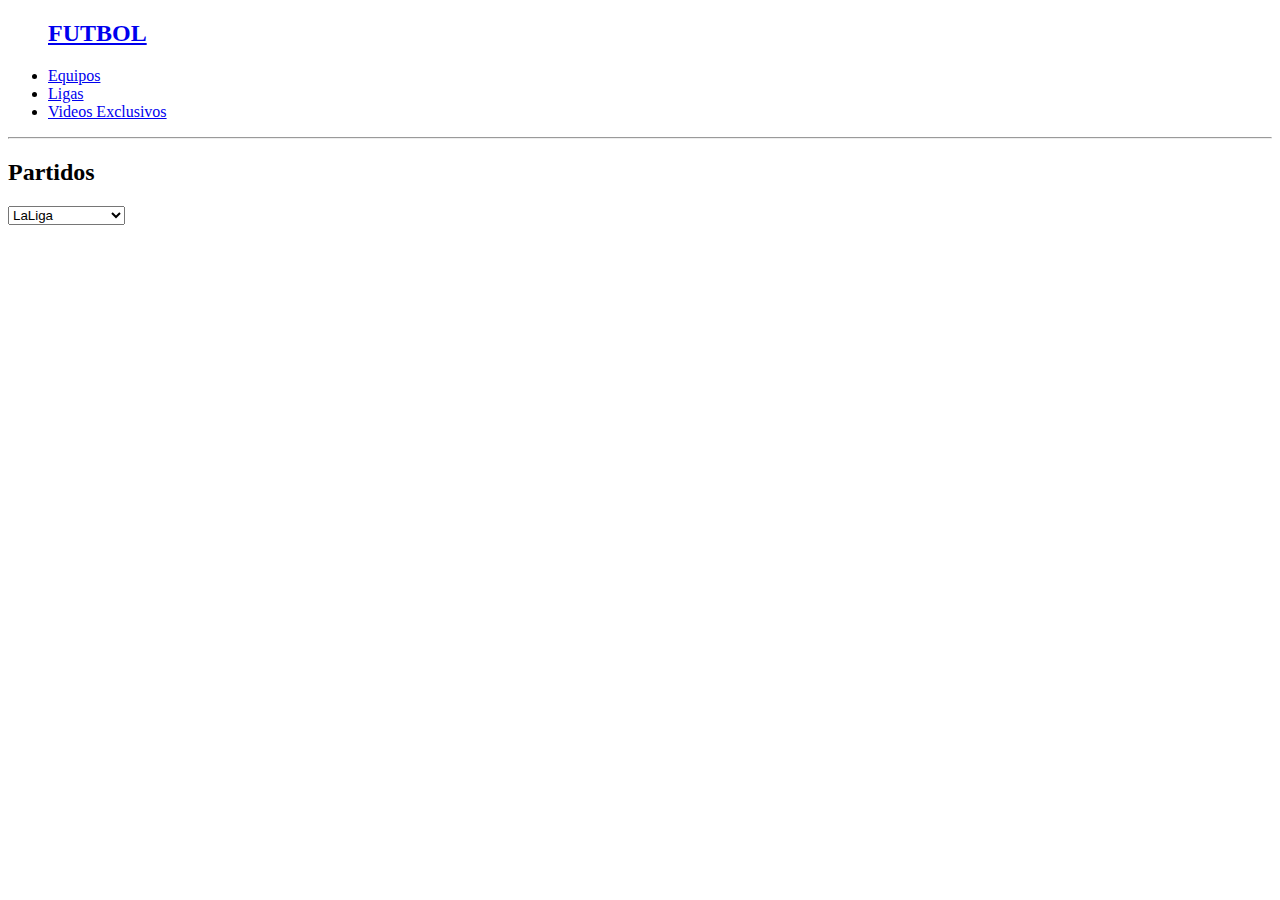
<file: secciones/futbol.html>
<!DOCTYPE html>
<html lang="en">
<head>
    <meta charset="UTF-8">
    <meta http-equiv="X-UA-Compatible" content="IE=edge">
    <meta name="viewport" content="width=device-width, initial-scale=1.0">
    <title>DINAMIS - FUTBOL</title>
    <header>
        <div>
            <ul>
                <h2><a href="#"> FUTBOL </a></h2>
                <li><a href="#">Equipos</a></li>
                <li><a href="#">Ligas</a></li>
                <li><a href="#">Videos Exclusivos</a></li>
            </ul>
        </div>
    </header>
    <hr>

    <div>
        <div>
            <h2> Partidos </h2>
        </div>

        <select name="Liga" id="">
            <option value="LaLiga">LaLiga</option>
            <option value="Premier League">Premier League</option>
            <option value="Bundesligue">Bundesligue</option>
        </select>
    </div>

    <div>

    </div>
    
</head>
<body>
    
</body>
</html>
</file>
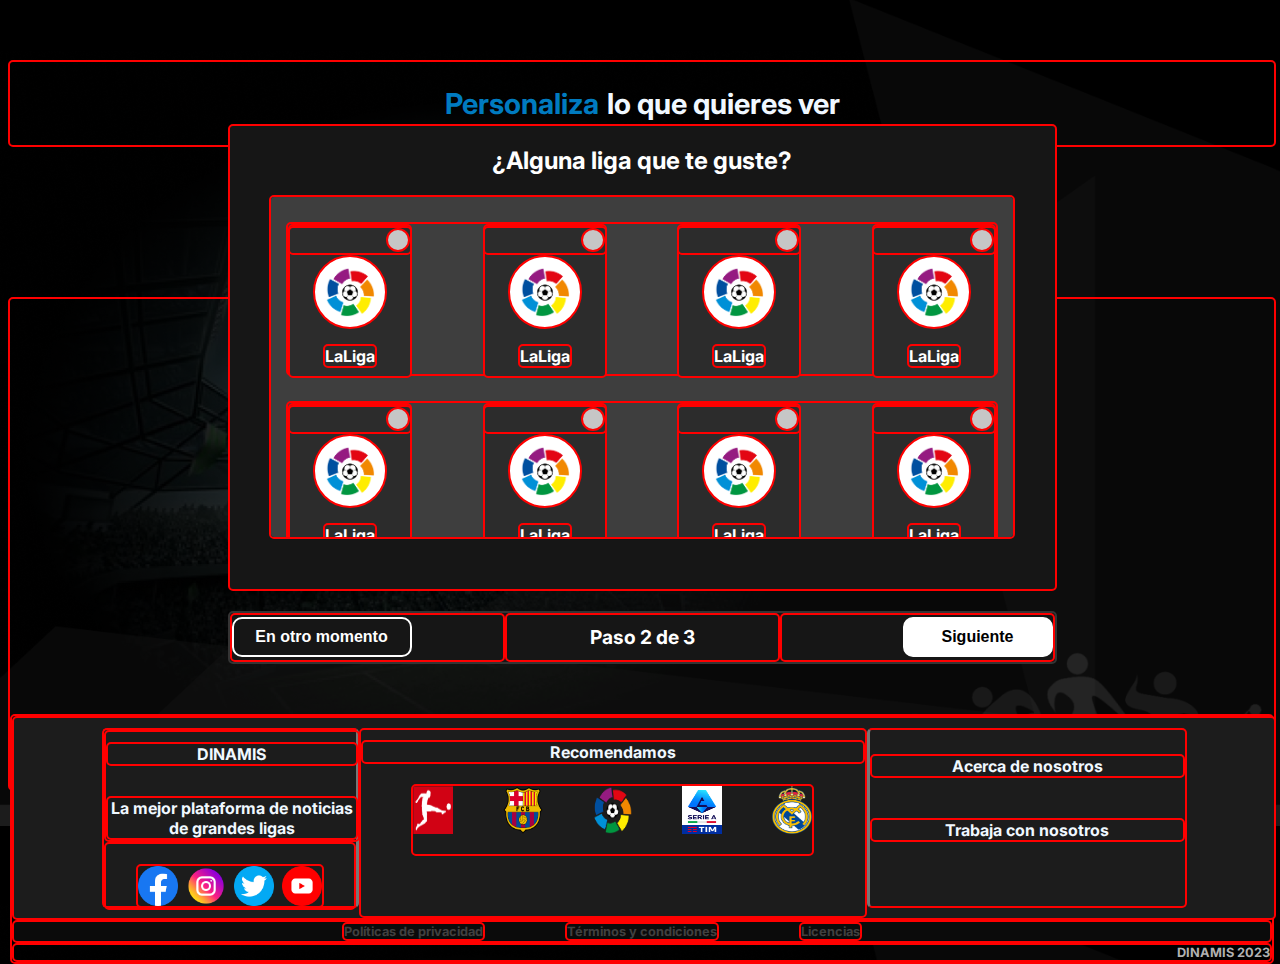
<file: secciones/personalización/2step_by_step.html>
<!DOCTYPE html>
<html lang="en">
<head>
    <meta charset="UTF-8">
    <meta http-equiv="X-UA-Compatible" content="IE=edge">
    <meta name="viewport" content="width=device-width, initial-scale=1.0">
    <link rel="stylesheet" href="/styles.css">
    <link rel="stylesheet" href="step_by_step.css">
    <link rel="stylesheet" href="/secciones/personalización/2step_by_step.css">
    <link href="https://fonts.googleapis.com/css2?family=Inter:wght@300;700&display=swap" rel="stylesheet">
    
    <title>DINAMIS - Personaliza 2 de 3</title>
</head>
<body>
    <div class="text1">
        <h2 class="Blue_text_color">Personaliza <h2>lo que quieres ver </h2></h2>
    </div>        
    <div class="step_step2">
        
        
       <div class="ligas_recomendadas">
            <h2>¿Alguna liga que te guste?</h2>
            <div class="espacio_recomendacion">
                <div class="fila_rec">
                    <div class="recomendacion">
                        <div class="marker_rec">
                            <div class="yes_or_no">

                            </div>
                        </div>
                        
                        <div class="photo_recomendacion">
                            <img src="/imágenes/Equipos/laliga.png" alt="">
                        </div>
                        <div class ="recomendacion_nombre">
                            LaLiga
                        </div>
                        
                    </div>

                    <div class="recomendacion">
                        <div class="marker_rec">
                            <div class="yes_or_no">

                            </div>
                        </div>
                        
                        <div class="photo_recomendacion">
                            <img src="/imágenes/Equipos/laliga.png" alt="">
                        </div>
                        <div class ="recomendacion_nombre">
                            LaLiga
                        </div>
                        
                    </div>

                    <div class="recomendacion">
                        <div class="marker_rec">
                            <div class="yes_or_no">

                            </div>
                        </div>
                        
                        <div class="photo_recomendacion">
                            <img src="/imágenes/Equipos/laliga.png" alt="">
                        </div>
                        <div class ="recomendacion_nombre">
                            LaLiga
                        </div>
                        
                    </div>

                    <div class="recomendacion">
                        <div class="marker_rec">
                            <div class="yes_or_no">

                            </div>
                        </div>
                        
                        <div class="photo_recomendacion">
                            <img src="/imágenes/Equipos/laliga.png" alt="">
                        </div>
                        <div class ="recomendacion_nombre">
                            LaLiga
                        </div>
                        
                    </div>


                </div>



                <div class="fila_rec">
                    <div class="recomendacion">
                        <div class="marker_rec">
                            <div class="yes_or_no">

                            </div>
                        </div>
                        
                        <div class="photo_recomendacion">
                            <img src="/imágenes/Equipos/laliga.png" alt="">
                        </div>
                        <div class ="recomendacion_nombre">
                            LaLiga
                        </div>
                        
                    </div>

                    <div class="recomendacion">
                        <div class="marker_rec">
                            <div class="yes_or_no">

                            </div>
                        </div>
                        
                        <div class="photo_recomendacion">
                            <img src="/imágenes/Equipos/laliga.png" alt="">
                        </div>
                        <div class ="recomendacion_nombre">
                            LaLiga
                        </div>
                        
                    </div>

                    <div class="recomendacion">
                        <div class="marker_rec">
                            <div class="yes_or_no">

                            </div>
                        </div>
                        
                        <div class="photo_recomendacion">
                            <img src="/imágenes/Equipos/laliga.png" alt="">
                        </div>
                        <div class ="recomendacion_nombre">
                            LaLiga
                        </div>
                        
                    </div>

                    <div class="recomendacion">
                        <div class="marker_rec">
                            <div class="yes_or_no">

                            </div>
                        </div>
                        
                        <div class="photo_recomendacion">
                            <img src="/imágenes/Equipos/laliga.png" alt="">
                        </div>
                        <div class ="recomendacion_nombre">
                            LaLiga
                        </div>
                        
                    </div>


                </div>

                <div class="fila_rec">
                    <div class="recomendacion">
                        <div class="marker_rec">
                            <div class="yes_or_no">

                            </div>
                        </div>
                        
                        <div class="photo_recomendacion">
                            <img src="/imágenes/Equipos/laliga.png" alt="">
                        </div>
                        <div class ="recomendacion_nombre">
                            LaLiga
                        </div>
                        
                    </div>

                    <div class="recomendacion">
                        <div class="marker_rec">
                            <div class="yes_or_no">

                            </div>
                        </div>
                        
                        <div class="photo_recomendacion">
                            <img src="/imágenes/Equipos/laliga.png" alt="">
                        </div>
                        <div class ="recomendacion_nombre">
                            LaLiga
                        </div>
                        
                    </div>

                    <div class="recomendacion">
                        <div class="marker_rec">
                            <div class="yes_or_no">

                            </div>
                        </div>
                        
                        <div class="photo_recomendacion">
                            <img src="/imágenes/Equipos/laliga.png" alt="">
                        </div>
                        <div class ="recomendacion_nombre">
                            LaLiga
                        </div>
                        
                    </div>

                    <div class="recomendacion">
                        <div class="marker_rec">
                            <div class="yes_or_no">

                            </div>
                        </div>
                        
                        <div class="photo_recomendacion">
                            <img src="/imágenes/Equipos/laliga.png" alt="">
                        </div>
                        <div class ="recomendacion_nombre">
                            LaLiga
                        </div>
                        
                    </div>


                </div>
            </div>
       </div>

       <div class="step_left_right">
        <div class="R_left_side">
            <button id="R_left_button">En otro momento</button>
        </div>
        <div class="step_innecesary">
            <h2> Paso 2 de 3 </h2>
        </div>
        <div class="R_right_side">
            <button id="R_right_button">Siguiente</button>
        </div>
       
        
       
    </div>


    <footer>
        <div class = "footer_axiliar">
            <div class = "fp_1">
                <div class="bloq1">
                    <div class = "info_empresa">
                        <div class="texto_f">
                            DINAMIS
                        </div>
        
                        <div class="frase_f">
                            La mejor plataforma de noticias de grandes ligas
                        </div>
                    </div>
        
                    <div class = "contacto_row">
                        <div>
                            <img src="/imágenes/facebook.png" alt="">
                            <img src="/imágenes/instagram.png" alt="">
                            <img src="/imágenes/twitter.png" alt="">
                            <img src="/imágenes/youtube.png" alt="">
                        </div>
                    </div>
                </div>
    
                <div class="recomendaciones_f">
                    <div class="texto_f">
                        Recomendamos
                    </div>
        
                    <div class="equipos_ligas">
                        <img src="/imágenes/Bundesliga_logo_(2017).png" alt="">
                        <img src="/imágenes/Equipos/barca.png" alt="">
                        <img src="/imágenes/Equipos/laliga.png" alt="">
                        <img src="/imágenes/Equipos/Serie_A_logo_2022.png" alt="">
                        <img src="/imágenes/Equipos/Real_Madrid_CF.svg.png" alt="">
                    </div>
                </div>
        
                <div class="fp_2">
                    <div>
                        Acerca de nosotros
                    </div>
        
                    <div>
                        Trabaja con nosotros
                    </div>
                </div>
    
            </div>

            <div class="mas_detalles">
                <div>
                    Políticas de privacidad
                </div>
    
                <div>
                    Términos y condiciones
                </div>
    
                <div>
                    Licencias
                </div>
            </div>

            <div class="extra">
                DINAMIS 2023
            </div>
        </div>
    </footer>
</body>
</html>
</file>
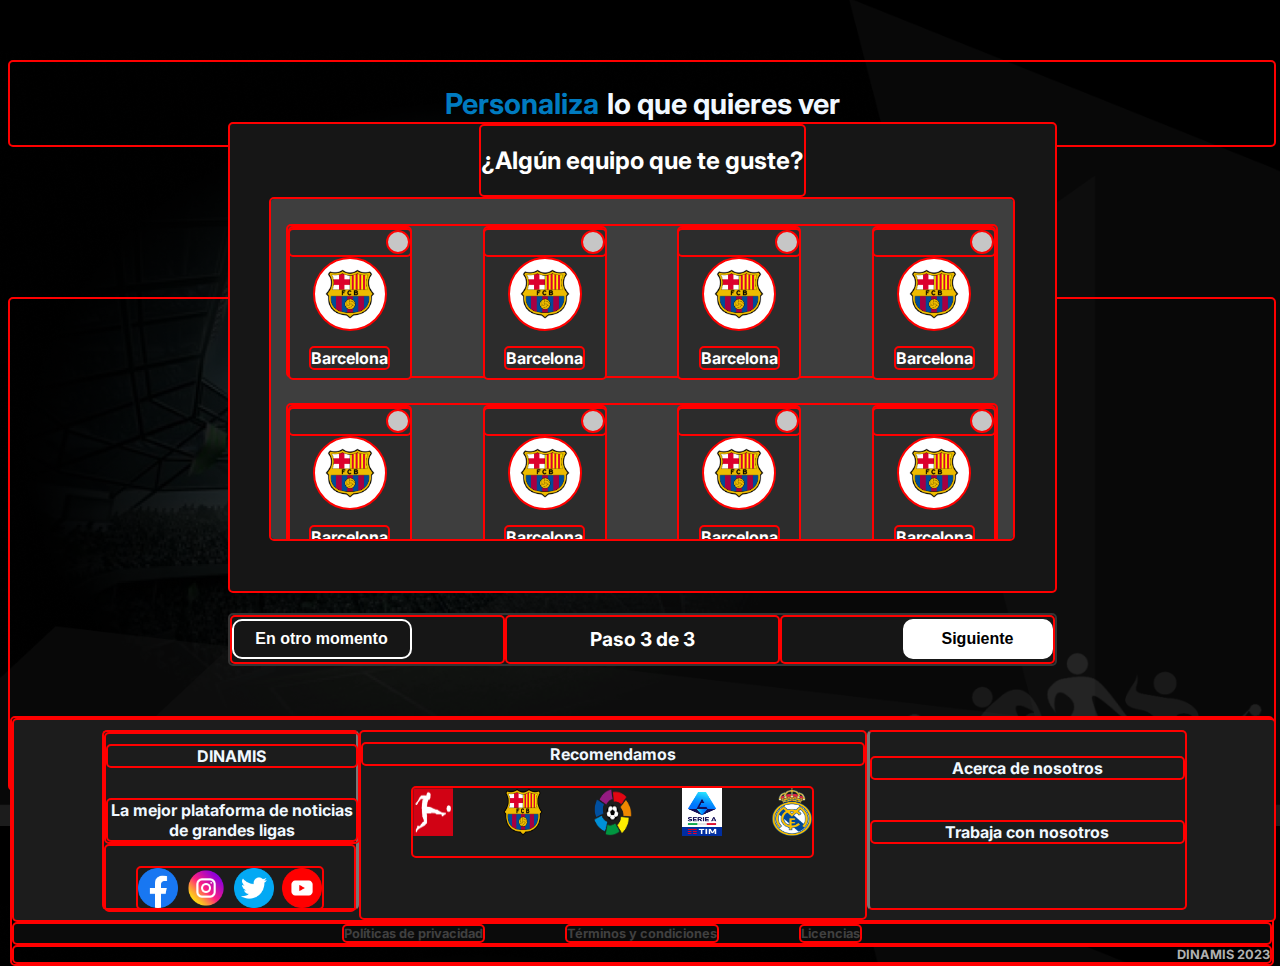
<file: secciones/personalización/3step_by_step.html>
<!DOCTYPE html>
<html lang="en">
<head>
    <meta charset="UTF-8">
    <meta http-equiv="X-UA-Compatible" content="IE=edge">
    <meta name="viewport" content="width=device-width, initial-scale=1.0">
    <link rel="stylesheet" href="/styles.css">
    <link rel="stylesheet" href="step_by_step.css">
    <link rel="stylesheet" href="/secciones/personalización/2step_by_step.css">
    <link href="https://fonts.googleapis.com/css2?family=Inter:wght@300;700&display=swap" rel="stylesheet">
    
    <title>DINAMIS - Personaliza 3 de 3</title>
</head>
<body>
    <div class="text1">
        <h2 class="Blue_text_color">Personaliza <h2>lo que quieres ver </h2></h2>
    </div>        
    <div class="step_step2">
        
        
       <div class="ligas_recomendadas">
        <div class="text2">
            <h2>¿Algún equipo que te guste?</h2> 
        </div>
           
            <div class="espacio_recomendacion">
                <div class="fila_rec">
                    <div class="recomendacion">
                        <div class="marker_rec">
                            <div class="yes_or_no">

                            </div>
                        </div>
                        
                        <div class="photo_recomendacion">
                            <img src="/imágenes/Equipos/barca.png" alt="">
                        </div>
                        <div class ="recomendacion_nombre">
                            Barcelona
                        </div>
                        
                    </div>

                    <div class="recomendacion">
                        <div class="marker_rec">
                            <div class="yes_or_no">

                            </div>
                        </div>
                        
                        <div class="photo_recomendacion">
                            <img src="/imágenes/Equipos/barca.png" alt="">
                        </div>
                        <div class ="recomendacion_nombre">
                            Barcelona
                        </div>
                        
                    </div>

                    <div class="recomendacion">
                        <div class="marker_rec">
                            <div class="yes_or_no">

                            </div>
                        </div>
                        
                        <div class="photo_recomendacion">
                            <img src="/imágenes/Equipos/barca.png" alt="">
                        </div>
                        <div class ="recomendacion_nombre">
                            Barcelona
                        </div>
                        
                    </div>

                    <div class="recomendacion">
                        <div class="marker_rec">
                            <div class="yes_or_no">

                            </div>
                        </div>
                        
                        <div class="photo_recomendacion">
                            <img src="/imágenes/Equipos/barca.png" alt="">
                        </div>
                        <div class ="recomendacion_nombre">
                            Barcelona
                        </div>
                        
                    </div>
                </div>

                <div class="fila_rec">
                    <div class="recomendacion">
                        <div class="marker_rec">
                            <div class="yes_or_no">

                            </div>
                        </div>
                        
                        <div class="photo_recomendacion">
                            <img src="/imágenes/Equipos/barca.png" alt="">
                        </div>
                        <div class ="recomendacion_nombre">
                            Barcelona
                        </div>
                        
                    </div>

                    <div class="recomendacion">
                        <div class="marker_rec">
                            <div class="yes_or_no">

                            </div>
                        </div>
                        
                        <div class="photo_recomendacion">
                            <img src="/imágenes/Equipos/barca.png" alt="">
                        </div>
                        <div class ="recomendacion_nombre">
                            Barcelona
                        </div>
                        
                    </div>

                    <div class="recomendacion">
                        <div class="marker_rec">
                            <div class="yes_or_no">

                            </div>
                        </div>
                        
                        <div class="photo_recomendacion">
                            <img src="/imágenes/Equipos/barca.png" alt="">
                        </div>
                        <div class ="recomendacion_nombre">
                            Barcelona
                        </div>
                        
                    </div>

                    <div class="recomendacion">
                        <div class="marker_rec">
                            <div class="yes_or_no">

                            </div>
                        </div>
                        
                        <div class="photo_recomendacion">
                            <img src="/imágenes/Equipos/barca.png" alt="">
                        </div>
                        <div class ="recomendacion_nombre">
                            Barcelona
                        </div>
                        
                    </div>
                </div>

                <div class="fila_rec">
                    <div class="recomendacion">
                        <div class="marker_rec">
                            <div class="yes_or_no">

                            </div>
                        </div>
                        
                        <div class="photo_recomendacion">
                            <img src="/imágenes/Equipos/barca.png" alt="">
                        </div>
                        <div class ="recomendacion_nombre">
                            Barcelona
                        </div>
                        
                    </div>

                    <div class="recomendacion">
                        <div class="marker_rec">
                            <div class="yes_or_no">

                            </div>
                        </div>
                        
                        <div class="photo_recomendacion">
                            <img src="/imágenes/Equipos/barca.png" alt="">
                        </div>
                        <div class ="recomendacion_nombre">
                            Barcelona
                        </div>
                        
                    </div>

                    <div class="recomendacion">
                        <div class="marker_rec">
                            <div class="yes_or_no">

                            </div>
                        </div>
                        
                        <div class="photo_recomendacion">
                            <img src="/imágenes/Equipos/barca.png" alt="">
                        </div>
                        <div class ="recomendacion_nombre">
                            Barcelona
                        </div>
                        
                    </div>

                    <div class="recomendacion">
                        <div class="marker_rec">
                            <div class="yes_or_no">

                            </div>
                        </div>
                        
                        <div class="photo_recomendacion">
                            <img src="/imágenes/Equipos/barca.png" alt="">
                        </div>
                        <div class ="recomendacion_nombre">
                            Barcelona
                        </div>
                        
                    </div>
                </div>

                <div class="fila_rec">
                    <div class="recomendacion">
                        <div class="marker_rec">
                            <div class="yes_or_no">

                            </div>
                        </div>
                        
                        <div class="photo_recomendacion">
                            <img src="/imágenes/Equipos/barca.png" alt="">
                        </div>
                        <div class ="recomendacion_nombre">
                            Barcelona
                        </div>
                        
                    </div>

                    <div class="recomendacion">
                        <div class="marker_rec">
                            <div class="yes_or_no">

                            </div>
                        </div>
                        
                        <div class="photo_recomendacion">
                            <img src="/imágenes/Equipos/barca.png" alt="">
                        </div>
                        <div class ="recomendacion_nombre">
                            Barcelona
                        </div>
                        
                    </div>

                    <div class="recomendacion">
                        <div class="marker_rec">
                            <div class="yes_or_no">

                            </div>
                        </div>
                        
                        <div class="photo_recomendacion">
                            <img src="/imágenes/Equipos/barca.png" alt="">
                        </div>
                        <div class ="recomendacion_nombre">
                            Barcelona
                        </div>
                        
                    </div>

                    <div class="recomendacion">
                        <div class="marker_rec">
                            <div class="yes_or_no">

                            </div>
                        </div>
                        
                        <div class="photo_recomendacion">
                            <img src="/imágenes/Equipos/barca.png" alt="">
                        </div>
                        <div class ="recomendacion_nombre">
                            Barcelona
                        </div>
                        
                    </div>
                </div>
            </div>
       </div>

       <div class="step_left_right">
        <div class="R_left_side">
            <button id="R_left_button">En otro momento</button>
        </div>
        <div class="step_innecesary">
            <h2> Paso 3 de 3 </h2>
        </div>
        <div class="R_right_side">
            <button id="R_right_button">Siguiente</button>
        </div>
       
        
       
    </div>


    <footer>
        <div class = "footer_axiliar">
            <div class = "fp_1">
                <div class="bloq1">
                    <div class = "info_empresa">
                        <div class="texto_f">
                            DINAMIS
                        </div>
        
                        <div class="frase_f">
                            La mejor plataforma de noticias de grandes ligas
                        </div>
                    </div>
        
                    <div class = "contacto_row">
                        <div>
                            <img src="/imágenes/facebook.png" alt="">
                            <img src="/imágenes/instagram.png" alt="">
                            <img src="/imágenes/twitter.png" alt="">
                            <img src="/imágenes/youtube.png" alt="">
                        </div>
                    </div>
                </div>
    
                <div class="recomendaciones_f">
                    <div class="texto_f">
                        Recomendamos
                    </div>
        
                    <div class="equipos_ligas">
                        <img src="/imágenes/Bundesliga_logo_(2017).png" alt="">
                        <img src="/imágenes/Equipos/barca.png" alt="">
                        <img src="/imágenes/Equipos/laliga.png" alt="">
                        <img src="/imágenes/Equipos/Serie_A_logo_2022.png" alt="">
                        <img src="/imágenes/Equipos/Real_Madrid_CF.svg.png" alt="">
                    </div>
                </div>
        
                <div class="fp_2">
                    <div>
                        Acerca de nosotros
                    </div>
        
                    <div>
                        Trabaja con nosotros
                    </div>
                </div>
    
            </div>

            <div class="mas_detalles">
                <div>
                    Políticas de privacidad
                </div>
    
                <div>
                    Términos y condiciones
                </div>
    
                <div>
                    Licencias
                </div>
            </div>

            <div class="extra">
                DINAMIS 2023
            </div>
        </div>
    </footer>
</body>
</html>
</file>
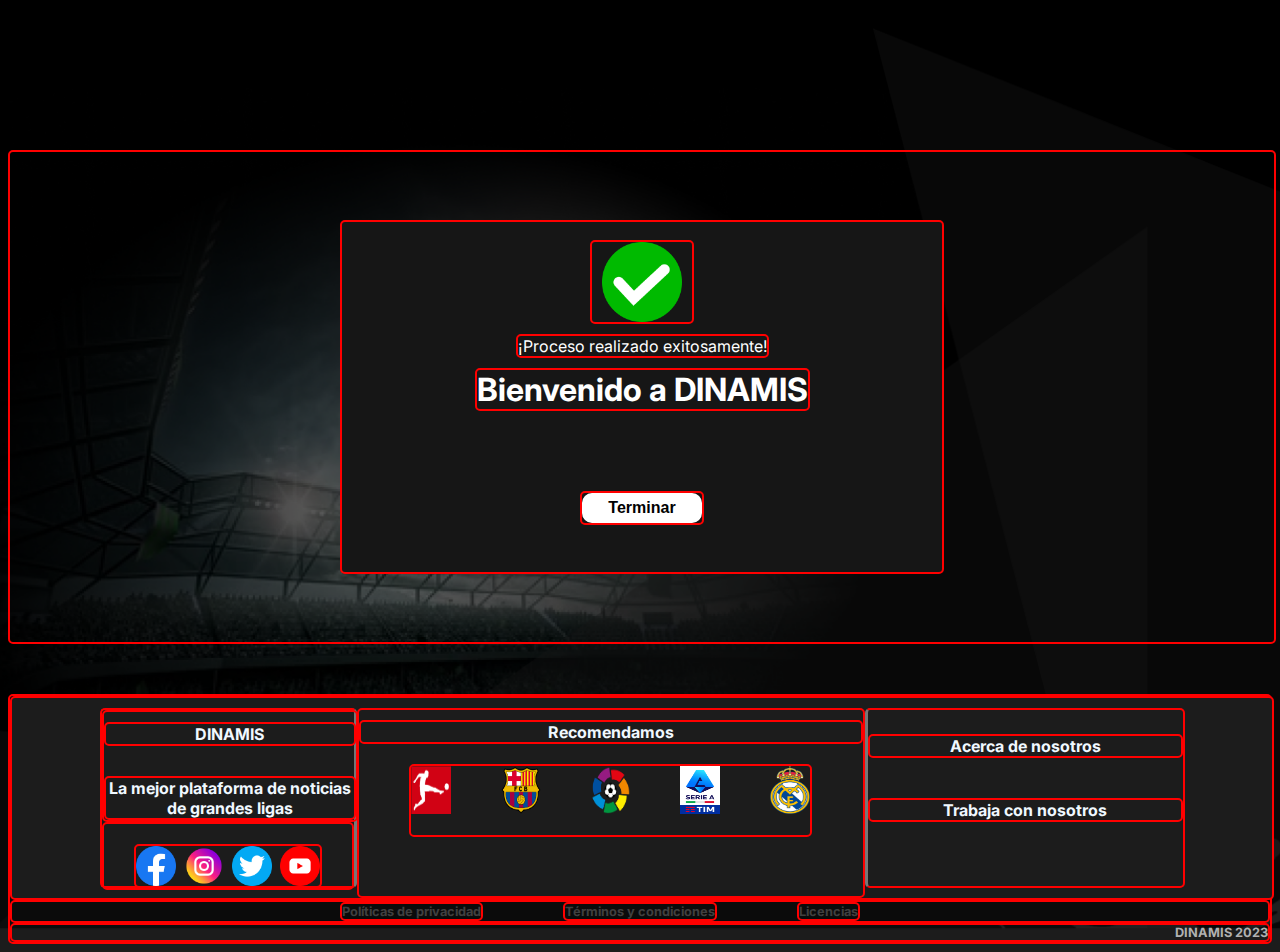
<file: secciones/personalización/final_step.html>
<!DOCTYPE html>
<html lang="en">
<head>
    <meta charset="UTF-8">
    <meta http-equiv="X-UA-Compatible" content="IE=edge">
    <meta name="viewport" content="width=device-width, initial-scale=1.0">
    <link rel="stylesheet" href="/styles.css">
    <link rel="stylesheet" href="step_by_step.css">
    <link rel="stylesheet" href="/secciones/personalización/2step_by_step.css">
    <link rel="stylesheet" href="final_step.css">
    <link href="https://fonts.googleapis.com/css2?family=Inter:wght@300;700&display=swap" rel="stylesheet">
    
    <title>DINAMIS - Paso final</title>
</head>
<body>
           
    <div class="final_step">
        
        
       <div class="square">

            <div class="image_verification">
                <img src="/imágenes/check.png" alt="">
            </div>

            <div class="texto_a">
                ¡Proceso realizado exitosamente!
            </div>
               
            <div class="texto_c">
                Bienvenido a DINAMIS
            </div>
            
            <div class = "texto_d">
                <button id="finisher">Terminar</button>
            </div>

       </div>
       
        
       
    </div>


    <footer>
        <div class = "footer_axiliar">
            <div class = "fp_1">
                <div class="bloq1">
                    <div class = "info_empresa">
                        <div class="texto_f">
                            DINAMIS
                        </div>
        
                        <div class="frase_f">
                            La mejor plataforma de noticias de grandes ligas
                        </div>
                    </div>
        
                    <div class = "contacto_row">
                        <div>
                            <img src="/imágenes/facebook.png" alt="">
                            <img src="/imágenes/instagram.png" alt="">
                            <img src="/imágenes/twitter.png" alt="">
                            <img src="/imágenes/youtube.png" alt="">
                        </div>
                    </div>
                </div>
    
                <div class="recomendaciones_f">
                    <div class="texto_f">
                        Recomendamos
                    </div>
        
                    <div class="equipos_ligas">
                        <img src="/imágenes/Bundesliga_logo_(2017).png" alt="">
                        <img src="/imágenes/Equipos/barca.png" alt="">
                        <img src="/imágenes/Equipos/laliga.png" alt="">
                        <img src="/imágenes/Equipos/Serie_A_logo_2022.png" alt="">
                        <img src="/imágenes/Equipos/Real_Madrid_CF.svg.png" alt="">
                    </div>
                </div>
        
                <div class="fp_2">
                    <div>
                        Acerca de nosotros
                    </div>
        
                    <div>
                        Trabaja con nosotros
                    </div>
                </div>
    
            </div>

            <div class="mas_detalles">
                <div>
                    Políticas de privacidad
                </div>
    
                <div>
                    Términos y condiciones
                </div>
    
                <div>
                    Licencias
                </div>
            </div>

            <div class="extra">
                DINAMIS 2023
            </div>
        </div>
    </footer>
</body>
</html>
</file>
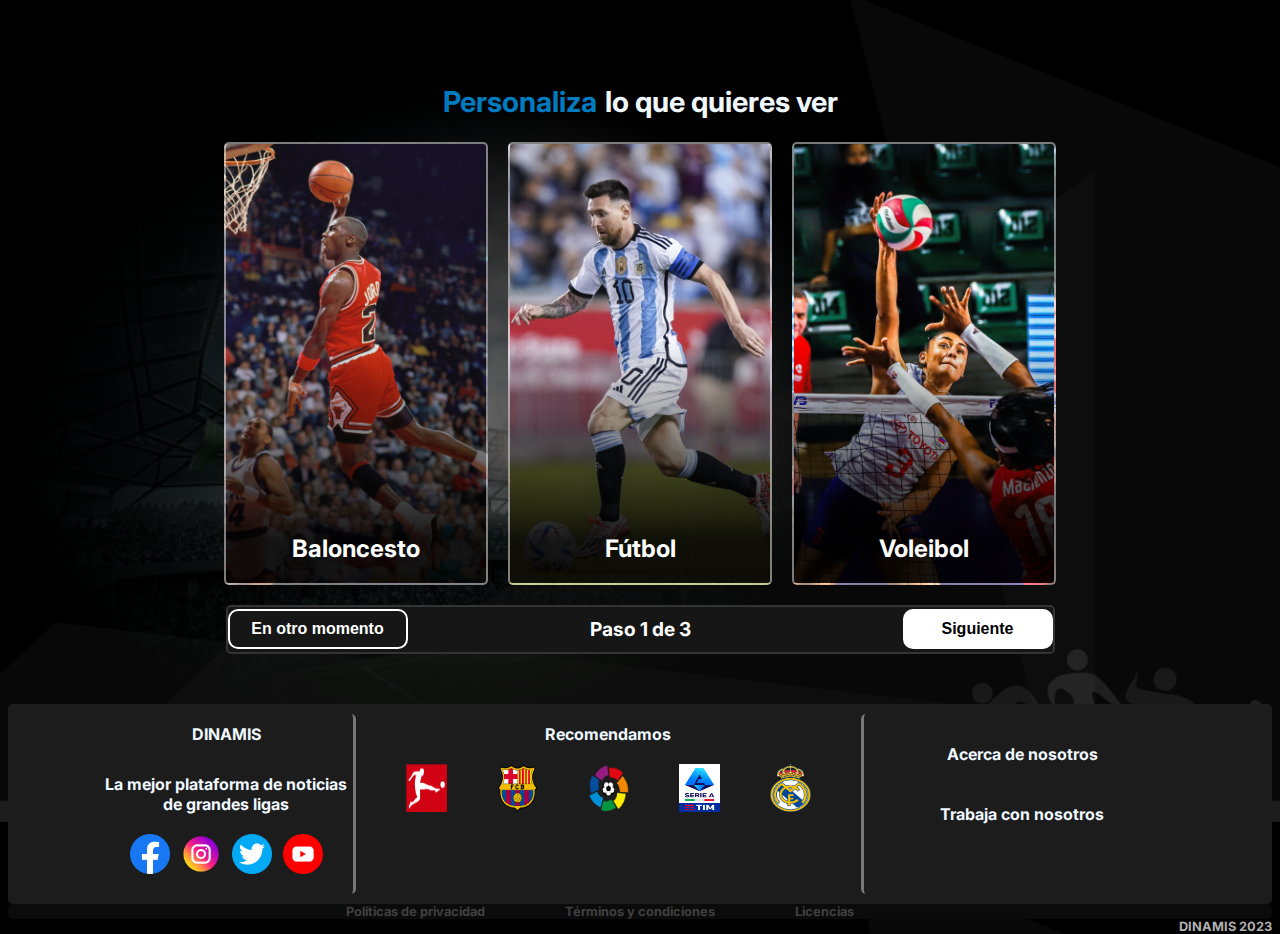
<file: secciones/personalización/step_by_step.html>
<!DOCTYPE html>
<html lang="en">
<head>
    <meta charset="UTF-8">
    <meta http-equiv="X-UA-Compatible" content="IE=edge">
    <meta name="viewport" content="width=device-width, initial-scale=1.0">
    <title>DINAMIS - Personaliza</title>
    <link href="https://fonts.googleapis.com/css2?family=Inter:wght@300;700&display=swap" rel="stylesheet">
    <link rel="stylesheet" href="/secciones/personalización/step_by_step.css">
    <link rel="stylesheet" href="/styles.css">
    
</head>
<body>
   
    <div class="text1">
        <h2 class="Blue_text_color">Personaliza <h2>lo que quieres ver </h2></h2>
    </div>        
    <div class="step_step">
        
        
       <div class="cuadro_de_seleccion">

        <div id="seleccion1" class="seleccion_deporte">
            <h2>Baloncesto</h2>
        </div>

        <div id="seleccion2" class="seleccion_deporte">
            <h2>Fútbol</h2>
        </div>

        <div id="seleccion3" class="seleccion_deporte">
            <h2>Voleibol</h2>
        </div>

       </div>

       <div class="step_left_right">
        <div class="R_left_side">
            <button id="R_left_button">En otro momento</button>
        </div>
        <div class="step_innecesary">
            <h2> Paso 1 de 3 </h2>
        </div>
        <div class="R_right_side">
            <button id="R_right_button">Siguiente</button>
        </div>
       
        
       
    </div>


    <footer>
        <div class = "footer_axiliar">
            <div class = "fp_1">
                <div class="bloq1">
                    <div class = "info_empresa">
                        <div class="texto_f">
                            DINAMIS
                        </div>
        
                        <div class="frase_f">
                            La mejor plataforma de noticias de grandes ligas
                        </div>
                    </div>
        
                    <div class = "contacto_row">
                        <div>
                            <img src="/imágenes/facebook.png" alt="">
                            <img src="/imágenes/instagram.png" alt="">
                            <img src="/imágenes/twitter.png" alt="">
                            <img src="/imágenes/youtube.png" alt="">
                        </div>
                    </div>
                </div>
    
                <div class="recomendaciones_f">
                    <div class="texto_f">
                        Recomendamos
                    </div>
        
                    <div class="equipos_ligas">
                        <img src="/imágenes/Bundesliga_logo_(2017).png" alt="">
                        <img src="/imágenes/Equipos/barca.png" alt="">
                        <img src="/imágenes/Equipos/laliga.png" alt="">
                        <img src="/imágenes/Equipos/Serie_A_logo_2022.png" alt="">
                        <img src="/imágenes/Equipos/Real_Madrid_CF.svg.png" alt="">
                    </div>
                </div>
        
                <div class="fp_2">
                    <div>
                        Acerca de nosotros
                    </div>
        
                    <div>
                        Trabaja con nosotros
                    </div>
                </div>
    
            </div>

            <div class="mas_detalles">
                <div>
                    Políticas de privacidad
                </div>
    
                <div>
                    Términos y condiciones
                </div>
    
                <div>
                    Licencias
                </div>
            </div>

            <div class="extra">
                DINAMIS 2023
            </div>
        </div>
    </footer>

</body>
</html>
</file>
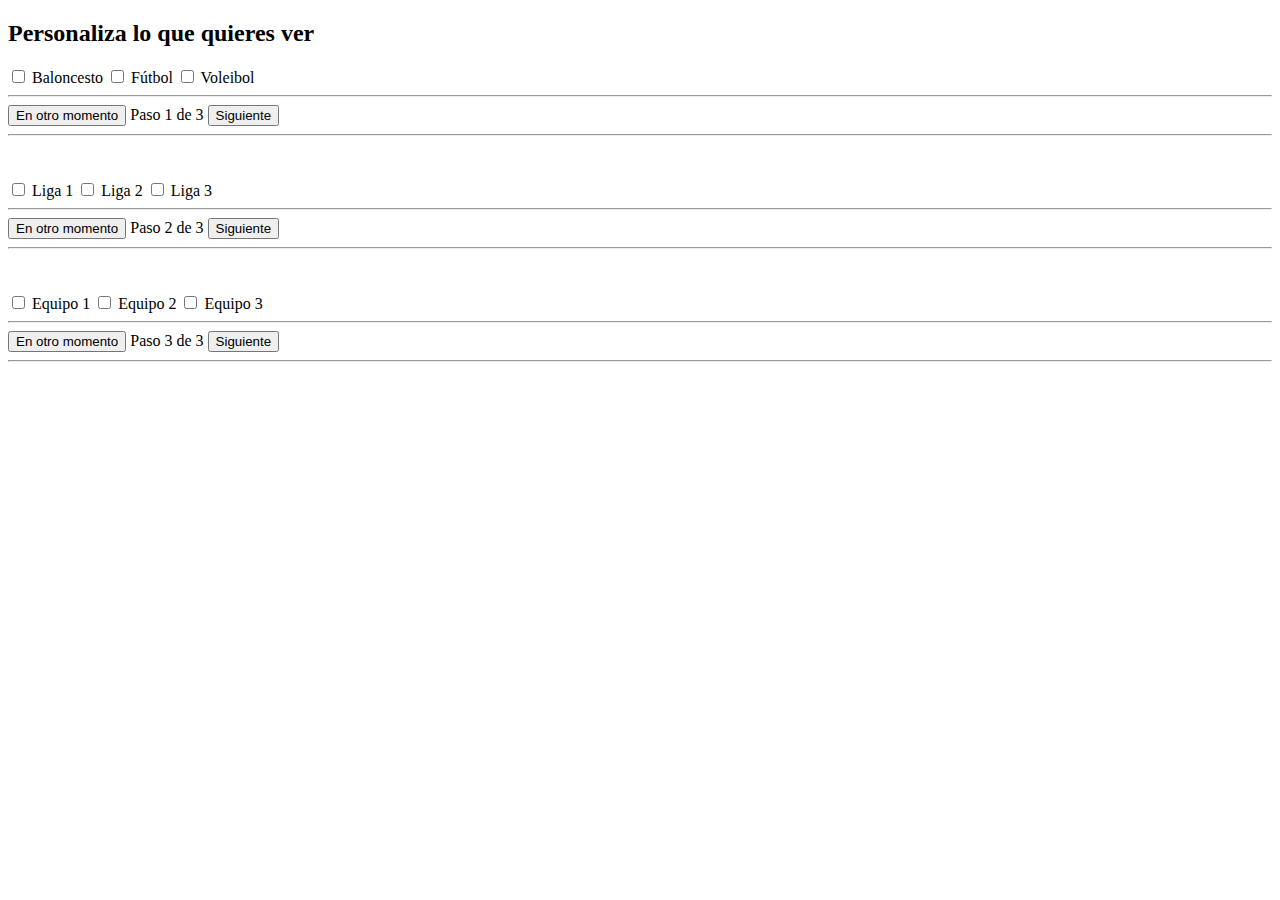
<file: secciones/preferencia/preferencia_stp1.html>
<!DOCTYPE html>
<html lang="en">
<head>
    <meta charset="UTF-8">
    <meta http-equiv="X-UA-Compatible" content="IE=edge">
    <meta name="viewport" content="width=device-width, initial-scale=1.0">
    <title>DINAMIS - Preferencia</title>
</head>
<body>
    <div>
        <h2>
            Personaliza lo que quieres ver
        </h2>
    </div>

    <div class="deportes_seleccionar">
        <input type="checkbox"> <label for="">Baloncesto</label>
        <input type="checkbox"> <label for="">Fútbol</label>
        <input type="checkbox"> <label for="">Voleibol</label>
        <hr>
    </div>
    
    <div>
        <button>En otro momento</button>
        <label for="">Paso 1 de 3</label>
        <button>Siguiente</button>
    </div>
    <hr>
    <br>
    <br>

    <div class="deportes_seleccionar">
        <input type="checkbox"> <label for="">Liga 1</label>
        <input type="checkbox"> <label for="">Liga 2</label>
        <input type="checkbox"> <label for="">Liga 3</label>
        <hr>
    </div>

    <div>
        <button>En otro momento</button>
        <label for="">Paso 2 de 3</label>
        <button>Siguiente</button>
    </div>
    <hr>
    <br>
    <br>

    <div class="deportes_seleccionar">
        <input type="checkbox"> <label for="">Equipo 1</label>
        <input type="checkbox"> <label for="">Equipo 2</label>
        <input type="checkbox"> <label for="">Equipo 3</label>
        <hr>
    </div>

    <div>
        <button>En otro momento</button>
        <label for="">Paso 3 de 3</label>
        <button>Siguiente</button>
    </div>
    <hr>


    
</body>
</html>
</file>
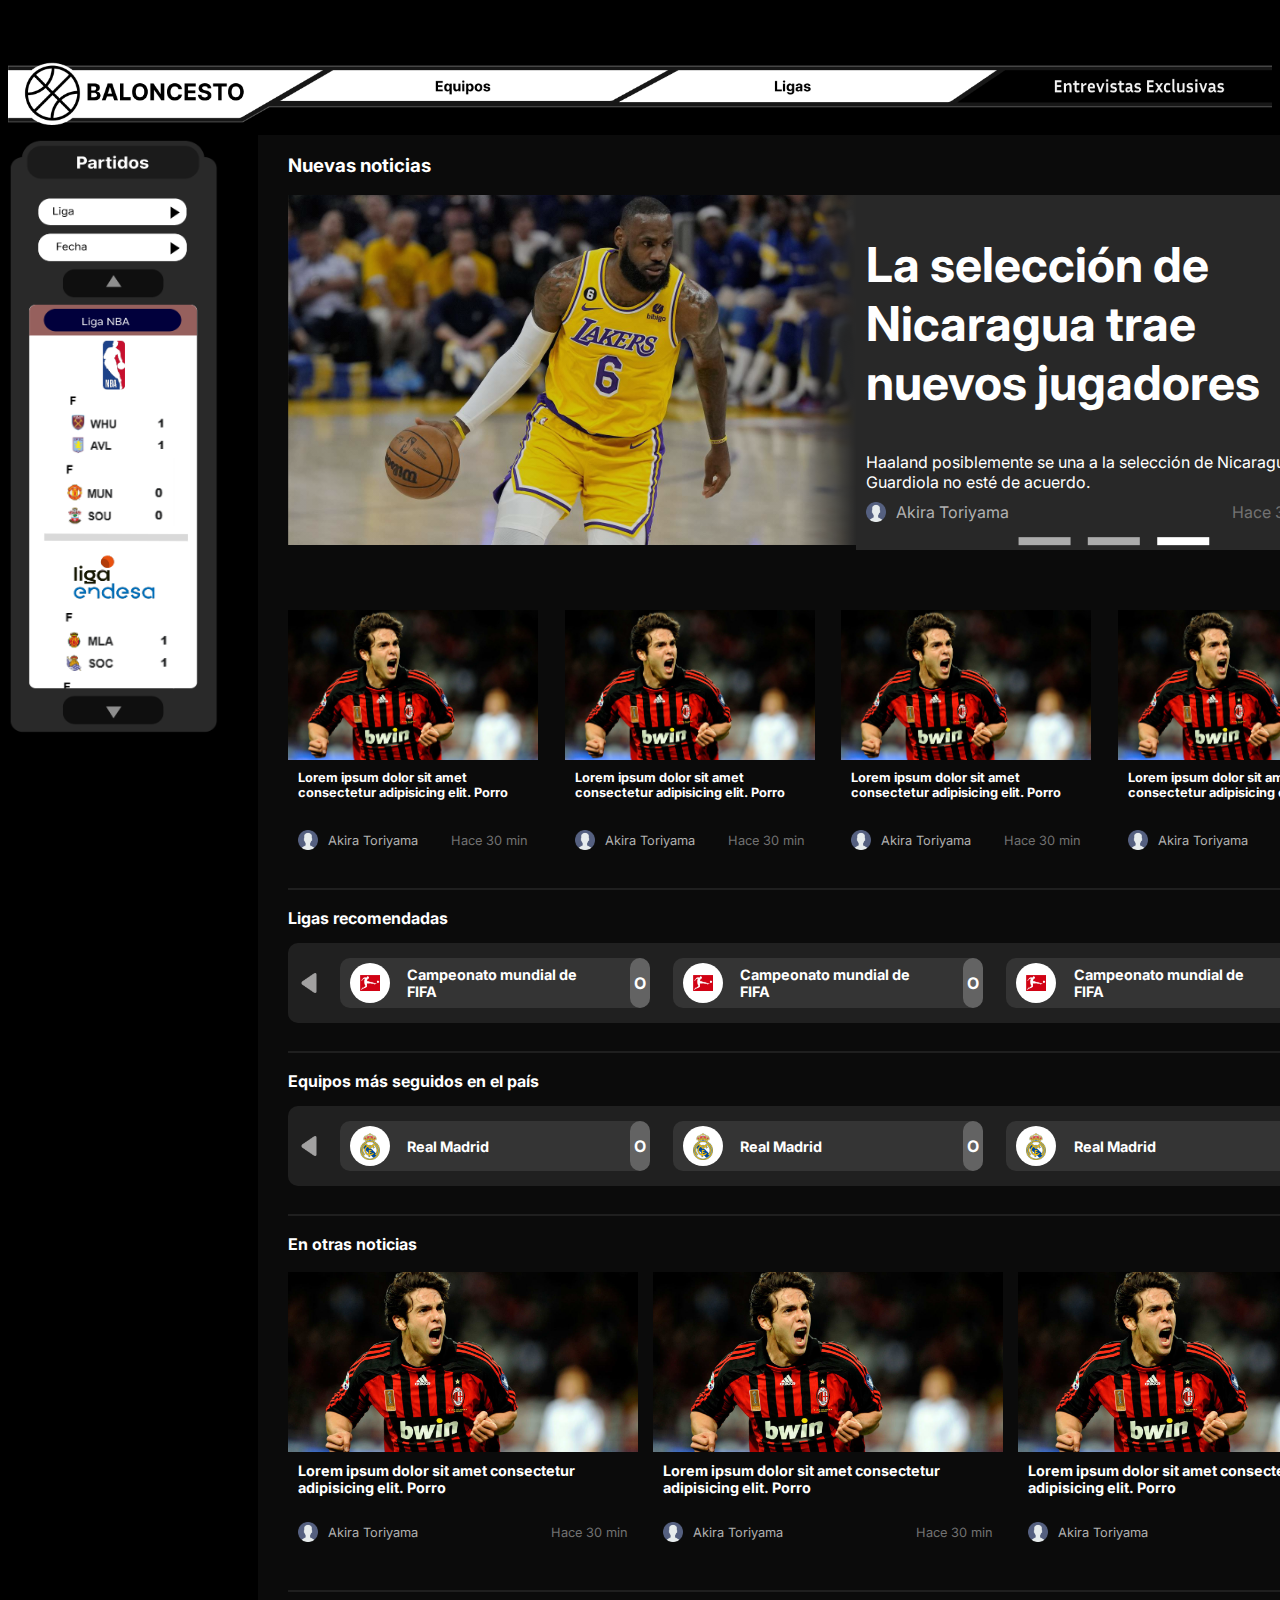
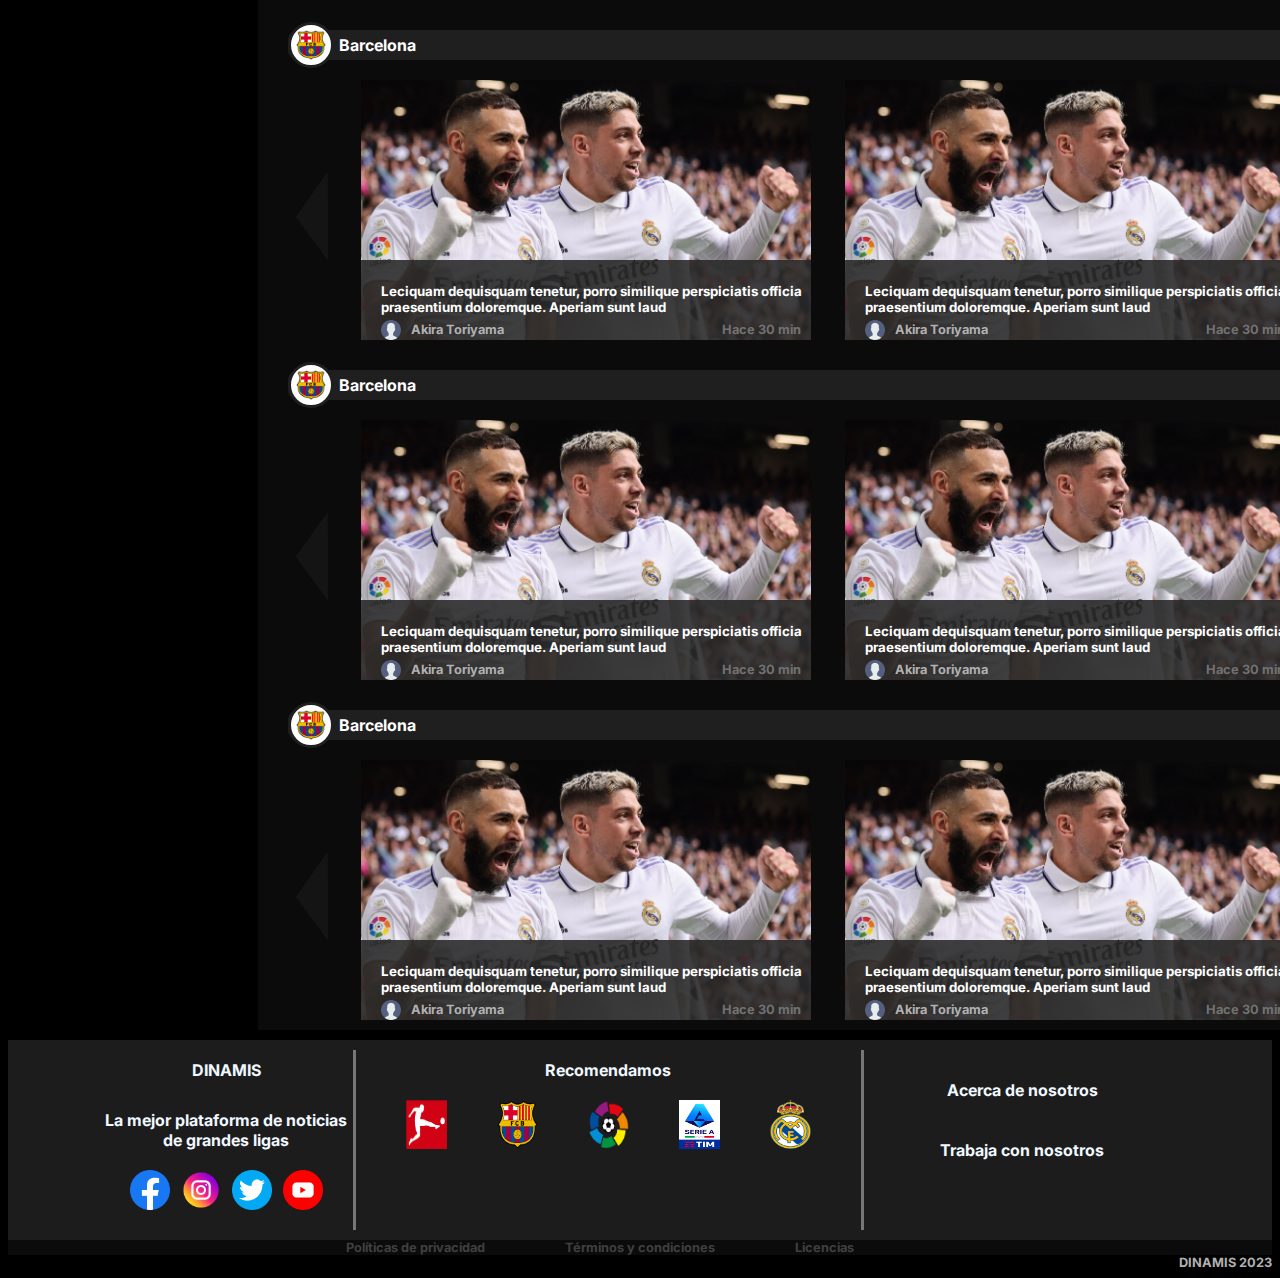
<file: secciones/deportes/baloncesto/baloncesto_lobby.html>
<!DOCTYPE html>
<html lang="en">
<head>
    <meta charset="UTF-8">
    <meta http-equiv="X-UA-Compatible" content="IE=edge">
    <meta name="viewport" content="width=device-width, initial-scale=1.0">
    <link href="https://fonts.googleapis.com/css2?family=Inter:wght@300;700&display=swap" rel="stylesheet">
    <link rel="stylesheet" href="/secciones/deportes/news_space.css">
    <link rel="stylesheet" href="/styles.css">

    <title>DINAMIS - Fútbol</title>
</head>
<body>

    <header>

        <div class="menu_var">
            <img src="/imágenes/var_menu/menu_basket.png" alt="">
        </div>

    </header>

   
    <div class="base1">
        
        <div class="space1">
            <img src="/imágenes/var_menu/panel_de_puntos_vert - basket.png" alt="">

        </div>


        <div class="space2">
            <h3>Nuevas noticias</h3>

            <div class="text_A">
               
            </div>

            <div class="new_mvp">
                <div id="basket_mvp" class="photo_mvp">
                    
                </div>

                <div class="space_title_mvp">
                    <div class="title_mvp">
                        <h2>La selección de Nicaragua trae nuevos jugadores</h2>
                    </div>

                    <div class="description_mvp">
                        Haaland posiblemente se una a la selección de Nicaragua y Pep Guardiola no esté de acuerdo.
                    </div>

                    <div class="data_new">
                        <div class="username_new">
                            <img src="/imágenes/user.png" alt="">
                            Akira Toriyama
                            
                            
                        </div>

                        <div class="time_uploaded_new">
                            Hace 30 minutos
                        </div>
                    </div>

                    <div class="carrousel_chain_mvp">
                        <img src="/imágenes/carrousel2.png" alt="">
                    </div>
                </div>

            </div>

            <div class="some_news">
                <div class="new_2mvp">
                    <div class="photo_2mvp">
                        
                    </div>

                    <div class="title_2mvp">
                        Lorem ipsum dolor sit amet consectetur adipisicing elit. Porro 
                    </div>

                    <div class="data_new">
                        <div class="username_new">
                            <img src="/imágenes/user.png" alt="">
                            Akira Toriyama
                            
                        </div>

                        <div class="time_uploaded_new">
                            Hace 30 min
                        </div>
                    </div>
                </div>

                <div class="new_2mvp">
                    <div class="photo_2mvp">
                        
                    </div>

                    <div class="title_2mvp">
                        Lorem ipsum dolor sit amet consectetur adipisicing elit. Porro 
                    </div>

                    <div class="data_new">
                        <div class="username_new">
                            <img src="/imágenes/user.png" alt="">
                            Akira Toriyama
                            
                        </div>

                        <div class="time_uploaded_new">
                            Hace 30 min
                        </div>
                    </div>
                </div>

                <div class="new_2mvp">
                    <div class="photo_2mvp">
                        
                    </div>

                    <div class="title_2mvp">
                        Lorem ipsum dolor sit amet consectetur adipisicing elit. Porro 
                    </div>

                    <div class="data_new">
                        <div class="username_new">
                            <img src="/imágenes/user.png" alt="">
                            Akira Toriyama
                            
                        </div>

                        <div class="time_uploaded_new">
                            Hace 30 min
                        </div>
                    </div>
                </div>

                <div class="new_2mvp">
                    <div class="photo_2mvp">
                        
                    </div>

                    <div class="title_2mvp">
                        Lorem ipsum dolor sit amet consectetur adipisicing elit. Porro  
                    </div>

                    <div class="data_new">
                        <div class="username_new">
                            <img src="/imágenes/user.png" alt="">
                            Akira Toriyama
                            
                        </div>

                        <div class="time_uploaded_new">
                            Hace 30 min
                        </div>
                    </div>
                </div>
                
            </div>

            <div class="div_limiter">
                <hr class="limit_category">
            </div>
            

            <div class="leagues">
                <div class="title_section">
                    Ligas recomendadas
                </div>

                <div class="panel_leagues">
                    <div class="arrows_panel">
                        <img src="/imágenes/flecha_left.png" alt="">
                    </div>

                    <div class="leagues_recs">
                        <div class="league_recommended">
                            <div class="photo_league">
                                <img src="/imágenes/Bundesliga_logo_(2017).png" alt="">
                            </div>

                            <div class="name_league">
                                Campeonato mundial de FIFA
                            </div>

                            <div class="selection_tofollow">
                                O
                            </div>

                        </div>

                        <div class="league_recommended">
                            <div class="photo_league">
                                <img src="/imágenes/Bundesliga_logo_(2017).png" alt="">
                            </div>

                            <div class="name_league">
                                Campeonato mundial de FIFA
                            </div>

                            <div class="selection_tofollow">
                                O
                            </div>

                        </div>

                        <div class="league_recommended">
                            <div class="photo_league">
                                <img src="/imágenes/Bundesliga_logo_(2017).png" alt="">
                            </div>

                            <div class="name_league">
                                Campeonato mundial de FIFA
                            </div>

                            <div class="selection_tofollow">
                                O
                            </div>

                        </div>
                    </div>

                    <div class="arrows_panel">
                        <img src="/imágenes/flecha_right.png" alt="">
                    </div>

                </div>
                
            </div>

            <div class="div_limiter">
                <hr class="limit_category">
            </div>

            <div class="teams">
                <div class="title_section">
                    Equipos más seguidos en el país
                </div>

                <div class="panel_leagues">
                    <div class="arrows_panel">
                        <img src="/imágenes/flecha_left.png" alt="">
                    </div>

                    <div class="leagues_recs">
                        <div class="league_recommended">
                            <div class="photo_league">
                                <img src="/imágenes/Equipos/Real_Madrid_CF.svg.png" alt="">
                            </div>

                            <div class="name_league">
                                Real Madrid
                            </div>

                            <div class="selection_tofollow">
                                O
                            </div>

                        </div>

                        <div class="league_recommended">
                            <div class="photo_league">
                                <img src="/imágenes/Equipos/Real_Madrid_CF.svg.png" alt="">
                            </div>

                            <div class="name_league">
                                Real Madrid
                            </div>

                            <div class="selection_tofollow">
                                O
                            </div>

                        </div>

                        <div class="league_recommended">
                            <div class="photo_league">
                                <img src="/imágenes/Equipos/Real_Madrid_CF.svg.png" alt="">
                            </div>

                            <div class="name_league">
                                Real Madrid
                            </div>

                            <div class="selection_tofollow">
                                O
                            </div>

                        </div>

                        
                    </div>

                    <div class="arrows_panel">
                        <img src="/imágenes/flecha_right.png" alt="">
                    </div>

                </div>
                
            </div>

            <div class="div_limiter">
                <hr class="limit_category">
            </div>

            <div class="title_extra">
                En otras noticias
            </div>

            <div class="other_news">
                <div class="new_3mvp">
                    <div class="photo_3mvp">
                        
                    </div>

                    <div class="title_3mvp">
                        Lorem ipsum dolor sit amet consectetur adipisicing elit. Porro 
                    </div>

                    <div class="data_new">
                        <div class="username_new">
                            <img src="/imágenes/user.png" alt="">
                            Akira Toriyama
                            
                        </div>

                        <div class="time_uploaded_new">
                            Hace 30 min
                        </div>
                    </div>
                </div>

                <div class="new_3mvp">
                    <div class="photo_3mvp">
                        
                    </div>

                    <div class="title_3mvp">
                        Lorem ipsum dolor sit amet consectetur adipisicing elit. Porro 
                    </div>

                    <div class="data_new">
                        <div class="username_new">
                            <img src="/imágenes/user.png" alt="">
                            Akira Toriyama
                            
                        </div>

                        <div class="time_uploaded_new">
                            Hace 30 min
                        </div>
                    </div>
                </div>

                <div class="new_3mvp">
                    <div class="photo_3mvp">
                        
                    </div>

                    <div class="title_3mvp">
                        Lorem ipsum dolor sit amet consectetur adipisicing elit. Porro 
                    </div>

                    <div class="data_new">
                        <div class="username_new">
                            <img src="/imágenes/user.png" alt="">
                            Akira Toriyama
                            
                        </div>

                        <div class="time_uploaded_new">
                            Hace 30 min
                        </div>
                    </div>
                </div>
            </div>

            <div class="div_limiter">
                <hr class="limit_category">
            </div>

            <div class="limiter_team">
                <div class="bar_team">
                    <div class="photo_team_limiter">
                        <img src="/imágenes/Equipos/barca.png" alt="">
                    </div>
                    Barcelona
                    
                </div>
            </div>

            <div class="team_recommended">
                <div class="sides_recommended">
                    <img id="left2"src="/imágenes/left2.png" alt="">
                </div>
                <div class="new_recommended_team">
                    <div class="take_new_recommended">
                        <div class="title_new_recommended">
                           <h5>Leciquam dequisquam tenetur, porro similique perspiciatis officia praesentium doloremque. Aperiam sunt laud</h5> 
                           <div class="data_new">
                        <div class="username_new">
                            <img src="/imágenes/user.png" alt="">
                            Akira Toriyama
                            
                        </div>

                        <div class="time_uploaded_new">
                            Hace 30 min
                        </div>
                    </div>
                        </div>
                        
                    </div>
                    
                </div>


                <div class="new_recommended_team">
                    <div class="take_new_recommended">
                        <div class="title_new_recommended">
                           <h5>Leciquam dequisquam tenetur, porro similique perspiciatis officia praesentium doloremque. Aperiam sunt laud</h5> 
                           <div class="data_new">
                        <div class="username_new">
                            <img src="/imágenes/user.png" alt="">
                            Akira Toriyama
                            
                        </div>

                        <div class="time_uploaded_new">
                            Hace 30 min
                        </div>
                    </div>
                        </div>
                        
                    </div>
                    
                </div>


                <div id = "right2_space"class="sides_recommended">
                    <img id="right2" src="/imágenes/left2.png" alt="">
                </div>

            </div>

            <div class="limiter_team">
                <div class="bar_team">
                    <div class="photo_team_limiter">
                        <img src="/imágenes/Equipos/barca.png" alt="">
                    </div>
                    Barcelona
                    
                </div>
            </div>

            <div class="team_recommended">
                <div class="sides_recommended">
                    <img id="left2"src="/imágenes/left2.png" alt="">
                </div>
                <div class="new_recommended_team">
                    <div class="take_new_recommended">
                        <div class="title_new_recommended">
                           <h5>Leciquam dequisquam tenetur, porro similique perspiciatis officia praesentium doloremque. Aperiam sunt laud</h5> 
                           <div class="data_new">
                        <div class="username_new">
                            <img src="/imágenes/user.png" alt="">
                            Akira Toriyama
                            
                        </div>

                        <div class="time_uploaded_new">
                            Hace 30 min
                        </div>
                    </div>
                        </div>
                        
                    </div>
                    
                </div>


                <div class="new_recommended_team">
                    <div class="take_new_recommended">
                        <div class="title_new_recommended">
                           <h5>Leciquam dequisquam tenetur, porro similique perspiciatis officia praesentium doloremque. Aperiam sunt laud</h5> 
                           <div class="data_new">
                        <div class="username_new">
                            <img src="/imágenes/user.png" alt="">
                            Akira Toriyama
                            
                        </div>

                        <div class="time_uploaded_new">
                            Hace 30 min
                        </div>
                    </div>
                        </div>
                        
                    </div>
                    
                </div>
                

                <div id = "right2_space"class="sides_recommended">
                    <img id="right2" src="/imágenes/left2.png" alt="">
                </div>

            </div>

            <div class="limiter_team">
                <div class="bar_team">
                    <div class="photo_team_limiter">
                        <img src="/imágenes/Equipos/barca.png" alt="">
                    </div>
                    Barcelona
                    
                </div>
            </div>

            <div class="team_recommended">
                <div class="sides_recommended">
                    <img id="left2"src="/imágenes/left2.png" alt="">
                </div>
                <div class="new_recommended_team">
                    <div class="take_new_recommended">
                        <div class="title_new_recommended">
                           <h5>Leciquam dequisquam tenetur, porro similique perspiciatis officia praesentium doloremque. Aperiam sunt laud</h5> 
                           <div class="data_new">
                        <div class="username_new">
                            <img src="/imágenes/user.png" alt="">
                            Akira Toriyama
                            
                        </div>

                        <div class="time_uploaded_new">
                            Hace 30 min
                        </div>
                    </div>
                        </div>
                        
                    </div>
                    
                </div>


                <div class="new_recommended_team">
                    <div class="take_new_recommended">
                        <div class="title_new_recommended">
                           <h5>Leciquam dequisquam tenetur, porro similique perspiciatis officia praesentium doloremque. Aperiam sunt laud</h5> 
                           <div class="data_new">
                        <div class="username_new">
                            <img src="/imágenes/user.png" alt="">
                            Akira Toriyama
                            
                        </div>

                        <div class="time_uploaded_new">
                            Hace 30 min
                        </div>
                    </div>
                        </div>
                        
                    </div>
                    
                </div>
                

                <div id = "right2_space"class="sides_recommended">
                    <img id="right2" src="/imágenes/left2.png" alt="">
                </div>


            </div>

            
        </div>

    </div>


    <footer>
        <div class = "footer_axiliar">
            <div class = "fp_1">
                <div class="bloq1">
                    <div class = "info_empresa">
                        <div class="texto_f">
                            DINAMIS
                        </div>
        
                        <div class="frase_f">
                            La mejor plataforma de noticias de grandes ligas
                        </div>
                    </div>
        
                    <div class = "contacto_row">
                        <div>
                            <img src="/imágenes/facebook.png" alt="">
                            <img src="/imágenes/instagram.png" alt="">
                            <img src="/imágenes/twitter.png" alt="">
                            <img src="/imágenes/youtube.png" alt="">
                        </div>
                    </div>
                </div>
    
                <div class="recomendaciones_f">
                    <div class="texto_f">
                        Recomendamos
                    </div>
        
                    <div class="equipos_ligas">
                        <img src="/imágenes/Bundesliga_logo_(2017).png" alt="">
                        <img src="/imágenes/Equipos/barca.png" alt="">
                        <img src="/imágenes/Equipos/laliga.png" alt="">
                        <img src="/imágenes/Equipos/Serie_A_logo_2022.png" alt="">
                        <img src="/imágenes/Equipos/Real_Madrid_CF.svg.png" alt="">
                    </div>
                </div>
        
                <div class="fp_2">
                    <div>
                        Acerca de nosotros
                    </div>
        
                    <div>
                        Trabaja con nosotros
                    </div>
                </div>
    
            </div>

            <div class="mas_detalles">
                <div>
                    Políticas de privacidad
                </div>
    
                <div>
                    Términos y condiciones
                </div>
    
                <div>
                    Licencias
                </div>
            </div>

            <div class="extra">
                DINAMIS 2023
            </div>
        </div>
    </footer>
</body>
</html>
</file>
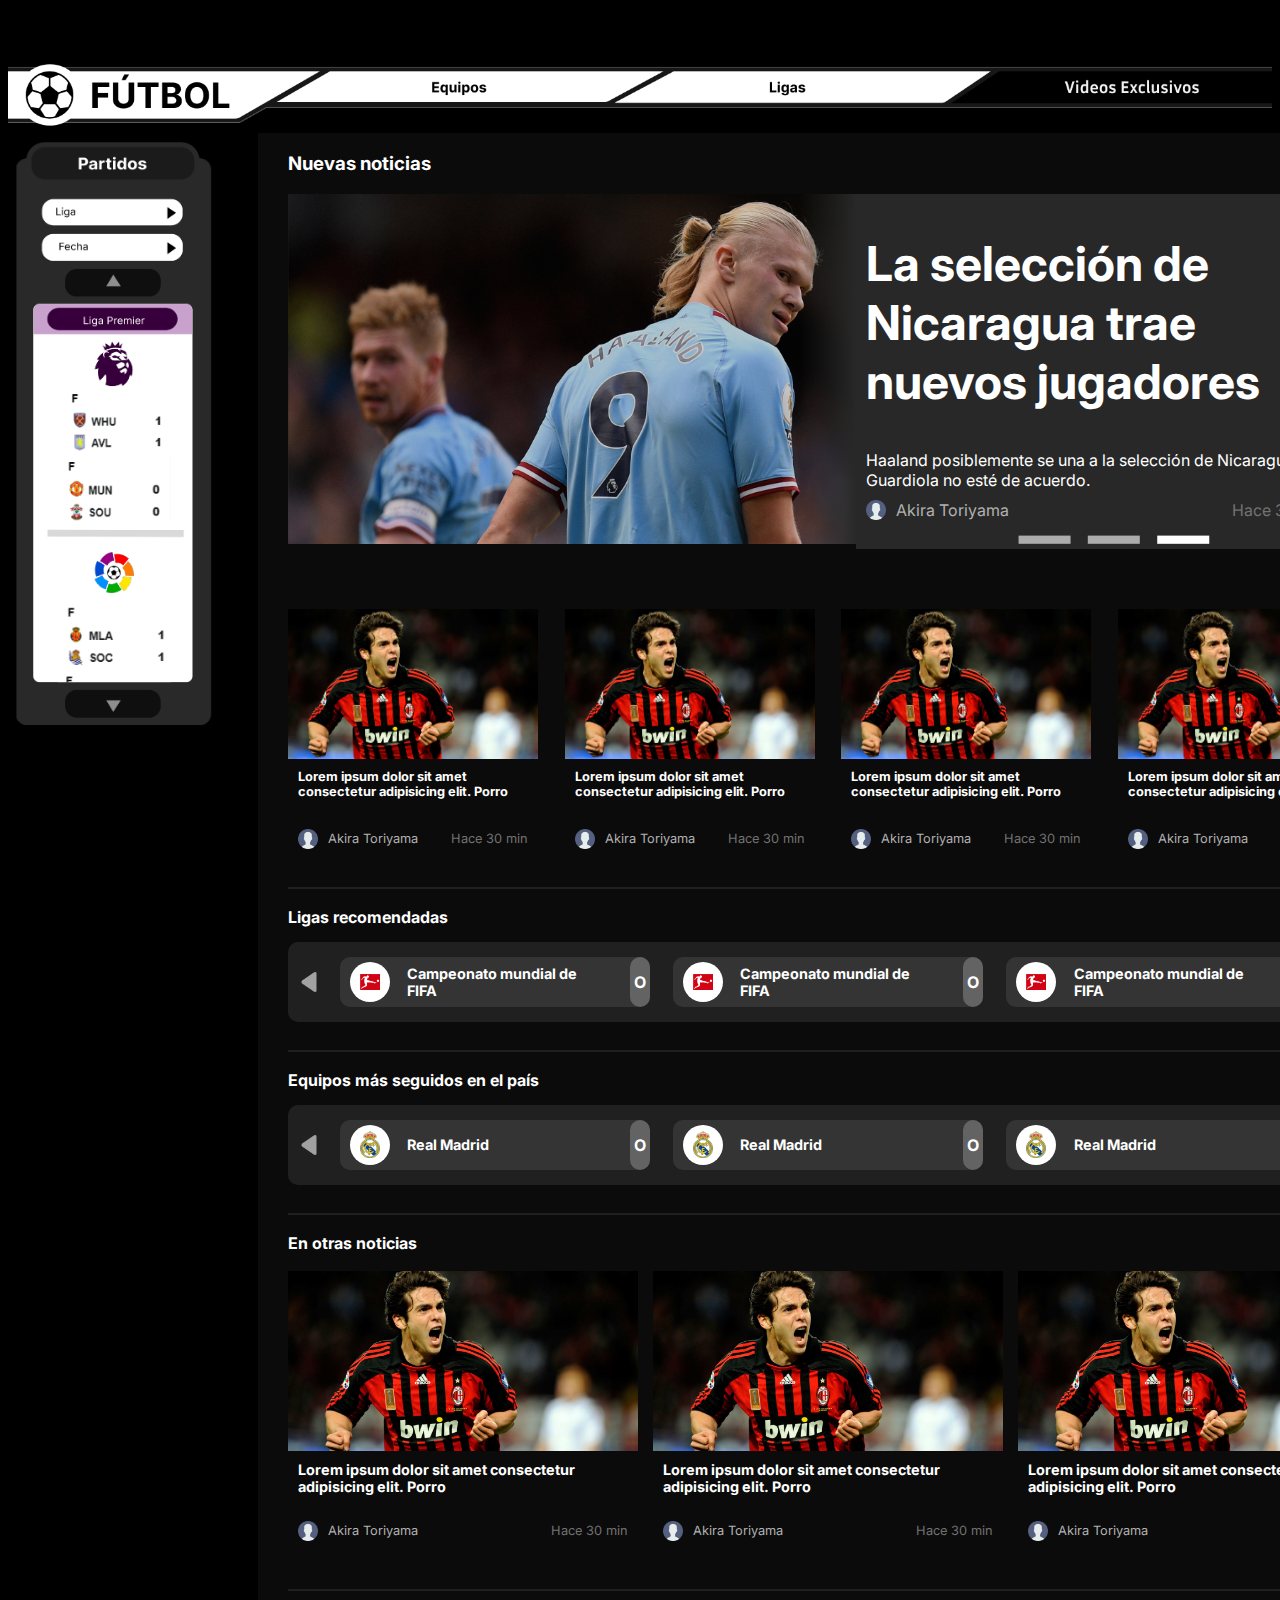
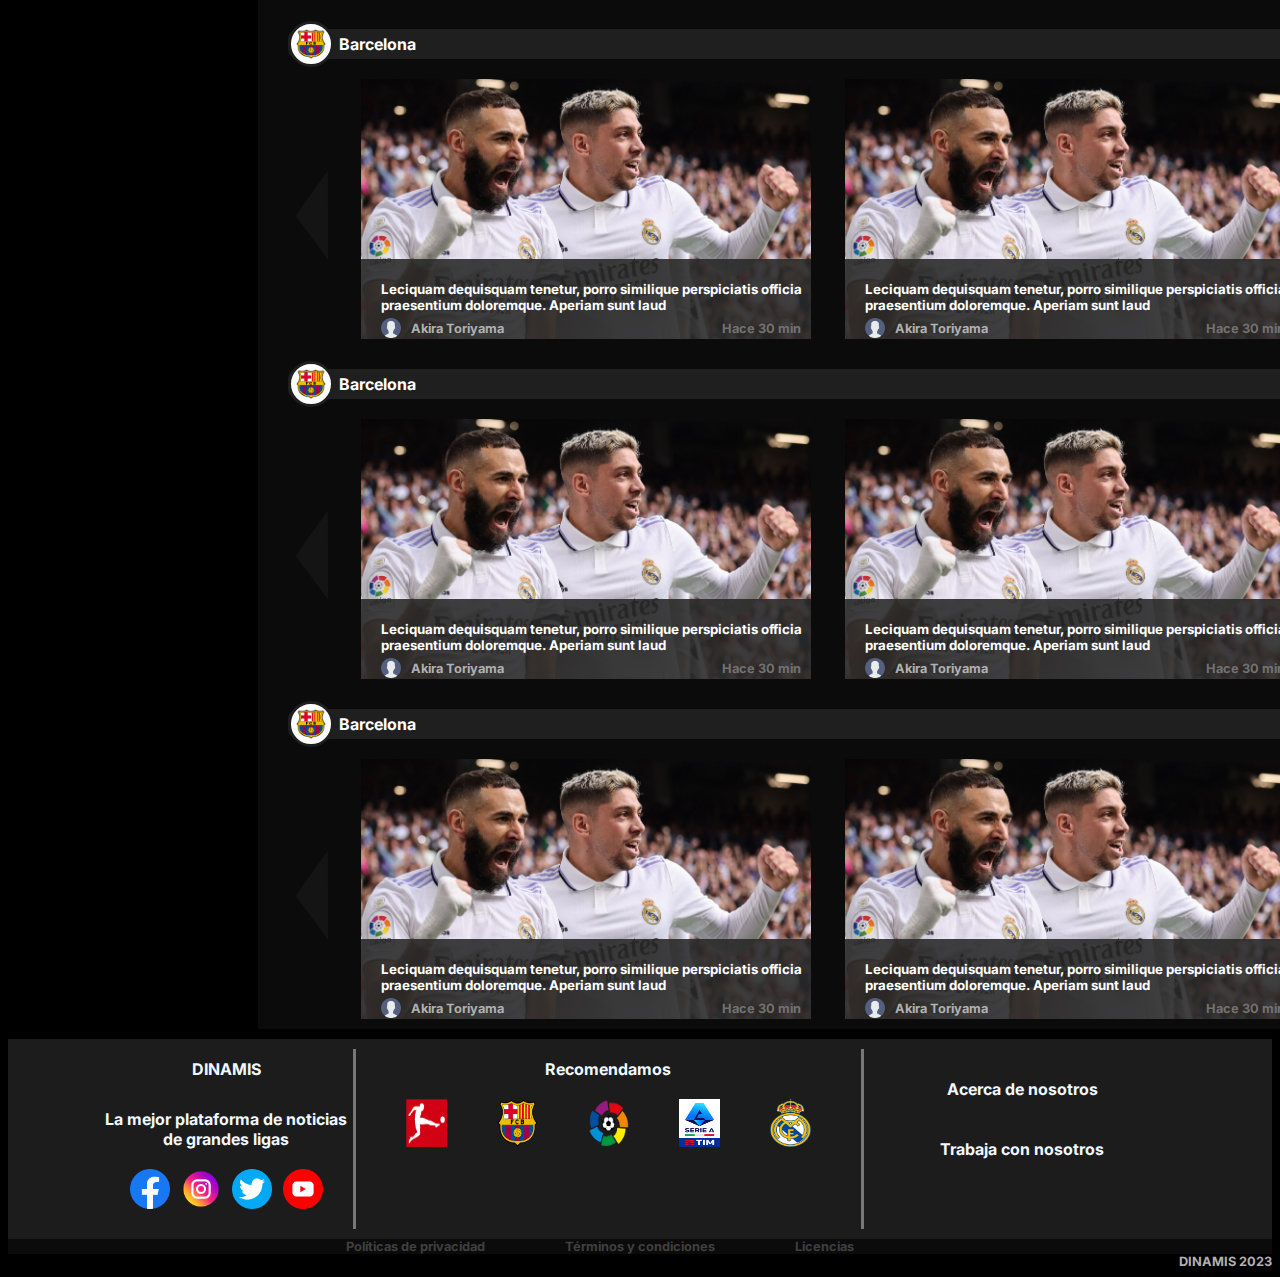
<file: secciones/deportes/futbol/futbol_lobby.html>
<!DOCTYPE html>
<html lang="en">
<head>
    <meta charset="UTF-8">
    <meta http-equiv="X-UA-Compatible" content="IE=edge">
    <meta name="viewport" content="width=device-width, initial-scale=1.0">
    <link href="https://fonts.googleapis.com/css2?family=Inter:wght@300;700&display=swap" rel="stylesheet">
    <link rel="stylesheet" href="/secciones/deportes/news_space.css">
    <link rel="stylesheet" href="/styles.css">

    <title>DINAMIS - Fútbol</title>
</head>
<body>

    <header>

        <div class="menu_var">
            <img src="/imágenes/var_menu/menu_futbol.png" alt="">
        </div>

    </header>

   
    <div class="base1">
        
        <div class="space1">
            <img src="/imágenes/panel_de_partidos_vert.png" alt="">

        </div>


        <div class="space2">
            <h3>Nuevas noticias</h3>

            <div class="text_A">
               
            </div>

            <div class="new_mvp">
                <div class="photo_mvp">
                    
                </div>

                <div class="space_title_mvp">
                    <div class="title_mvp">
                        <h2>La selección de Nicaragua trae nuevos jugadores</h2>
                    </div>

                    <div class="description_mvp">
                        
                        Haaland posiblemente se una a la selección de Nicaragua y Pep Guardiola no esté de acuerdo.
                    </div>

                    <div class="data_new">
                        <div class="username_new">
                            <img src="/imágenes/user.png" alt="">
                            Akira Toriyama
                            
                            
                        </div>

                        <div class="time_uploaded_new">
                            Hace 30 minutos
                        </div>
                    </div>

                    <div class="carrousel_chain_mvp">
                        <img src="/imágenes/carrousel2.png" alt="">
                    </div>
                </div>

            </div>

            <div class="some_news">
                <div class="new_2mvp">
                    <div class="photo_2mvp">
                        
                    </div>

                    <div class="title_2mvp">
                        Lorem ipsum dolor sit amet consectetur adipisicing elit. Porro 
                    </div>

                    <div class="data_new">
                        <div class="username_new">
                            <img src="/imágenes/user.png" alt="">
                            Akira Toriyama
                            
                        </div>

                        <div class="time_uploaded_new">
                            Hace 30 min
                        </div>
                    </div>
                </div>

                <div class="new_2mvp">
                    <div class="photo_2mvp">
                        
                    </div>

                    <div class="title_2mvp">
                        Lorem ipsum dolor sit amet consectetur adipisicing elit. Porro 
                    </div>

                    <div class="data_new">
                        <div class="username_new">
                            <img src="/imágenes/user.png" alt="">
                            Akira Toriyama
                            
                        </div>

                        <div class="time_uploaded_new">
                            Hace 30 min
                        </div>
                    </div>
                </div>

                <div class="new_2mvp">
                    <div class="photo_2mvp">
                        
                    </div>

                    <div class="title_2mvp">
                        Lorem ipsum dolor sit amet consectetur adipisicing elit. Porro 
                    </div>

                    <div class="data_new">
                        <div class="username_new">
                            <img src="/imágenes/user.png" alt="">
                            Akira Toriyama
                            
                        </div>

                        <div class="time_uploaded_new">
                            Hace 30 min
                        </div>
                    </div>
                </div>

                <div class="new_2mvp">
                    <div class="photo_2mvp">
                        
                    </div>

                    <div class="title_2mvp">
                        Lorem ipsum dolor sit amet consectetur adipisicing elit. Porro  
                    </div>

                    <div class="data_new">
                        <div class="username_new">
                            <img src="/imágenes/user.png" alt="">
                            Akira Toriyama
                            
                        </div>

                        <div class="time_uploaded_new">
                            Hace 30 min
                        </div>
                    </div>
                </div>
                
            </div>

            <div class="div_limiter">
                <hr class="limit_category">
            </div>
            

            <div class="leagues">
                <div class="title_section">
                    Ligas recomendadas
                </div>

                <div class="panel_leagues">
                    <div class="arrows_panel">
                        <img src="/imágenes/flecha_left.png" alt="">
                    </div>

                    <div class="leagues_recs">
                        <div class="league_recommended">
                            <div class="photo_league">
                                <img src="/imágenes/Bundesliga_logo_(2017).png" alt="">
                            </div>

                            <div class="name_league">
                                Campeonato mundial de FIFA
                            </div>

                            <div class="selection_tofollow">
                                O
                            </div>

                        </div>

                        <div class="league_recommended">
                            <div class="photo_league">
                                <img src="/imágenes/Bundesliga_logo_(2017).png" alt="">
                            </div>

                            <div class="name_league">
                                Campeonato mundial de FIFA
                            </div>

                            <div class="selection_tofollow">
                                O
                            </div>

                        </div>

                        <div class="league_recommended">
                            <div class="photo_league">
                                <img src="/imágenes/Bundesliga_logo_(2017).png" alt="">
                            </div>

                            <div class="name_league">
                                Campeonato mundial de FIFA
                            </div>

                            <div class="selection_tofollow">
                                O
                            </div>

                        </div>
                    </div>

                    <div class="arrows_panel">
                        <img src="/imágenes/flecha_right.png" alt="">
                    </div>

                </div>
                
            </div>

            <div class="div_limiter">
                <hr class="limit_category">
            </div>

            <div class="teams">
                <div class="title_section">
                    Equipos más seguidos en el país
                </div>

                <div class="panel_leagues">
                    <div class="arrows_panel">
                        <img src="/imágenes/flecha_left.png" alt="">
                    </div>

                    <div class="leagues_recs">
                        <div class="league_recommended">
                            <div class="photo_league">
                                <img src="/imágenes/Equipos/Real_Madrid_CF.svg.png" alt="">
                            </div>

                            <div class="name_league">
                                Real Madrid
                            </div>

                            <div class="selection_tofollow">
                                O
                            </div>

                        </div>

                        <div class="league_recommended">
                            <div class="photo_league">
                                <img src="/imágenes/Equipos/Real_Madrid_CF.svg.png" alt="">
                            </div>

                            <div class="name_league">
                                Real Madrid
                            </div>

                            <div class="selection_tofollow">
                                O
                            </div>

                        </div>

                        <div class="league_recommended">
                            <div class="photo_league">
                                <img src="/imágenes/Equipos/Real_Madrid_CF.svg.png" alt="">
                            </div>

                            <div class="name_league">
                                Real Madrid
                            </div>

                            <div class="selection_tofollow">
                                O
                            </div>

                        </div>

                        
                    </div>

                    <div class="arrows_panel">
                        <img src="/imágenes/flecha_right.png" alt="">
                    </div>

                </div>
                
            </div>

            <div class="div_limiter">
                <hr class="limit_category">
            </div>

            <div class="title_extra">
                En otras noticias
            </div>

            <div class="other_news">
                <div class="new_3mvp">
                    <div class="photo_3mvp">
                        
                    </div>

                    <div class="title_3mvp">
                        Lorem ipsum dolor sit amet consectetur adipisicing elit. Porro 
                    </div>

                    <div class="data_new">
                        <div class="username_new">
                            <img src="/imágenes/user.png" alt="">
                            Akira Toriyama
                            
                        </div>

                        <div class="time_uploaded_new">
                            Hace 30 min
                        </div>
                    </div>
                </div>

                <div class="new_3mvp">
                    <div class="photo_3mvp">
                        
                    </div>

                    <div class="title_3mvp">
                        Lorem ipsum dolor sit amet consectetur adipisicing elit. Porro 
                    </div>

                    <div class="data_new">
                        <div class="username_new">
                            <img src="/imágenes/user.png" alt="">
                            Akira Toriyama
                            
                        </div>

                        <div class="time_uploaded_new">
                            Hace 30 min
                        </div>
                    </div>
                </div>

                <div class="new_3mvp">
                    <div class="photo_3mvp">
                        
                    </div>

                    <div class="title_3mvp">
                        Lorem ipsum dolor sit amet consectetur adipisicing elit. Porro 
                    </div>

                    <div class="data_new">
                        <div class="username_new">
                            <img src="/imágenes/user.png" alt="">
                            Akira Toriyama
                            
                        </div>

                        <div class="time_uploaded_new">
                            Hace 30 min
                        </div>
                    </div>
                </div>
            </div>

            <div class="div_limiter">
                <hr class="limit_category">
            </div>

            <div class="limiter_team">
                <div class="bar_team">
                    <div class="photo_team_limiter">
                        <img src="/imágenes/Equipos/barca.png" alt="">
                    </div>
                    Barcelona
                    
                </div>
            </div>

            <div class="team_recommended">
                <div class="sides_recommended">
                    <img id="left2"src="/imágenes/left2.png" alt="">
                </div>
                <div class="new_recommended_team">
                    <div class="take_new_recommended">
                        <div class="title_new_recommended">
                           <h5>Leciquam dequisquam tenetur, porro similique perspiciatis officia praesentium doloremque. Aperiam sunt laud</h5> 
                           <div class="data_new">
                        <div class="username_new">
                            <img src="/imágenes/user.png" alt="">
                            Akira Toriyama
                            
                        </div>

                        <div class="time_uploaded_new">
                            Hace 30 min
                        </div>
                    </div>
                        </div>
                        
                    </div>
                    
                </div>


                <div class="new_recommended_team">
                    <div class="take_new_recommended">
                        <div class="title_new_recommended">
                           <h5>Leciquam dequisquam tenetur, porro similique perspiciatis officia praesentium doloremque. Aperiam sunt laud</h5> 
                           <div class="data_new">
                        <div class="username_new">
                            <img src="/imágenes/user.png" alt="">
                            Akira Toriyama
                            
                        </div>

                        <div class="time_uploaded_new">
                            Hace 30 min
                        </div>
                    </div>
                        </div>
                        
                    </div>
                    
                </div>


                <div id = "right2_space"class="sides_recommended">
                    <img id="right2" src="/imágenes/left2.png" alt="">
                </div>

            </div>

            <div class="limiter_team">
                <div class="bar_team">
                    <div class="photo_team_limiter">
                        <img src="/imágenes/Equipos/barca.png" alt="">
                    </div>
                    Barcelona
                    
                </div>
            </div>

            <div class="team_recommended">
                <div class="sides_recommended">
                    <img id="left2"src="/imágenes/left2.png" alt="">
                </div>
                <div class="new_recommended_team">
                    <div class="take_new_recommended">
                        <div class="title_new_recommended">
                           <h5>Leciquam dequisquam tenetur, porro similique perspiciatis officia praesentium doloremque. Aperiam sunt laud</h5> 
                           <div class="data_new">
                        <div class="username_new">
                            <img src="/imágenes/user.png" alt="">
                            Akira Toriyama
                            
                        </div>

                        <div class="time_uploaded_new">
                            Hace 30 min
                        </div>
                    </div>
                        </div>
                        
                    </div>
                    
                </div>


                <div class="new_recommended_team">
                    <div class="take_new_recommended">
                        <div class="title_new_recommended">
                           <h5>Leciquam dequisquam tenetur, porro similique perspiciatis officia praesentium doloremque. Aperiam sunt laud</h5> 
                           <div class="data_new">
                        <div class="username_new">
                            <img src="/imágenes/user.png" alt="">
                            Akira Toriyama
                            
                        </div>

                        <div class="time_uploaded_new">
                            Hace 30 min
                        </div>
                    </div>
                        </div>
                        
                    </div>
                    
                </div>
                

                <div id = "right2_space"class="sides_recommended">
                    <img id="right2" src="/imágenes/left2.png" alt="">
                </div>

            </div>

            <div class="limiter_team">
                <div class="bar_team">
                    <div class="photo_team_limiter">
                        <img src="/imágenes/Equipos/barca.png" alt="">
                    </div>
                    Barcelona
                    
                </div>
            </div>

            <div class="team_recommended">
                <div class="sides_recommended">
                    <img id="left2"src="/imágenes/left2.png" alt="">
                </div>
                <div class="new_recommended_team">
                    <div class="take_new_recommended">
                        <div class="title_new_recommended">
                           <h5>Leciquam dequisquam tenetur, porro similique perspiciatis officia praesentium doloremque. Aperiam sunt laud</h5> 
                           <div class="data_new">
                        <div class="username_new">
                            <img src="/imágenes/user.png" alt="">
                            Akira Toriyama
                            
                        </div>

                        <div class="time_uploaded_new">
                            Hace 30 min
                        </div>
                    </div>
                        </div>
                        
                    </div>
                    
                </div>


                <div class="new_recommended_team">
                    <div class="take_new_recommended">
                        <div class="title_new_recommended">
                           <h5>Leciquam dequisquam tenetur, porro similique perspiciatis officia praesentium doloremque. Aperiam sunt laud</h5> 
                           <div class="data_new">
                        <div class="username_new">
                            <img src="/imágenes/user.png" alt="">
                            Akira Toriyama
                            
                        </div>

                        <div class="time_uploaded_new">
                            Hace 30 min
                        </div>
                    </div>
                        </div>
                        
                    </div>
                    
                </div>
                

                <div id = "right2_space"class="sides_recommended">
                    <img id="right2" src="/imágenes/left2.png" alt="">
                </div>


            </div>

            
        </div>

    </div>


    <footer>
        <div class = "footer_axiliar">
            <div class = "fp_1">
                <div class="bloq1">
                    <div class = "info_empresa">
                        <div class="texto_f">
                            DINAMIS
                        </div>
        
                        <div class="frase_f">
                            La mejor plataforma de noticias de grandes ligas
                        </div>
                    </div>
        
                    <div class = "contacto_row">
                        <div>
                            <img src="/imágenes/facebook.png" alt="">
                            <img src="/imágenes/instagram.png" alt="">
                            <img src="/imágenes/twitter.png" alt="">
                            <img src="/imágenes/youtube.png" alt="">
                        </div>
                    </div>
                </div>
    
                <div class="recomendaciones_f">
                    <div class="texto_f">
                        Recomendamos
                    </div>
        
                    <div class="equipos_ligas">
                        <img src="/imágenes/Bundesliga_logo_(2017).png" alt="">
                        <img src="/imágenes/Equipos/barca.png" alt="">
                        <img src="/imágenes/Equipos/laliga.png" alt="">
                        <img src="/imágenes/Equipos/Serie_A_logo_2022.png" alt="">
                        <img src="/imágenes/Equipos/Real_Madrid_CF.svg.png" alt="">
                    </div>
                </div>
        
                <div class="fp_2">
                    <div>
                        Acerca de nosotros
                    </div>
        
                    <div>
                        Trabaja con nosotros
                    </div>
                </div>
    
            </div>

            <div class="mas_detalles">
                <div>
                    Políticas de privacidad
                </div>
    
                <div>
                    Términos y condiciones
                </div>
    
                <div>
                    Licencias
                </div>
            </div>

            <div class="extra">
                DINAMIS 2023
            </div>
        </div>
    </footer>
</body>
</html>
</file>
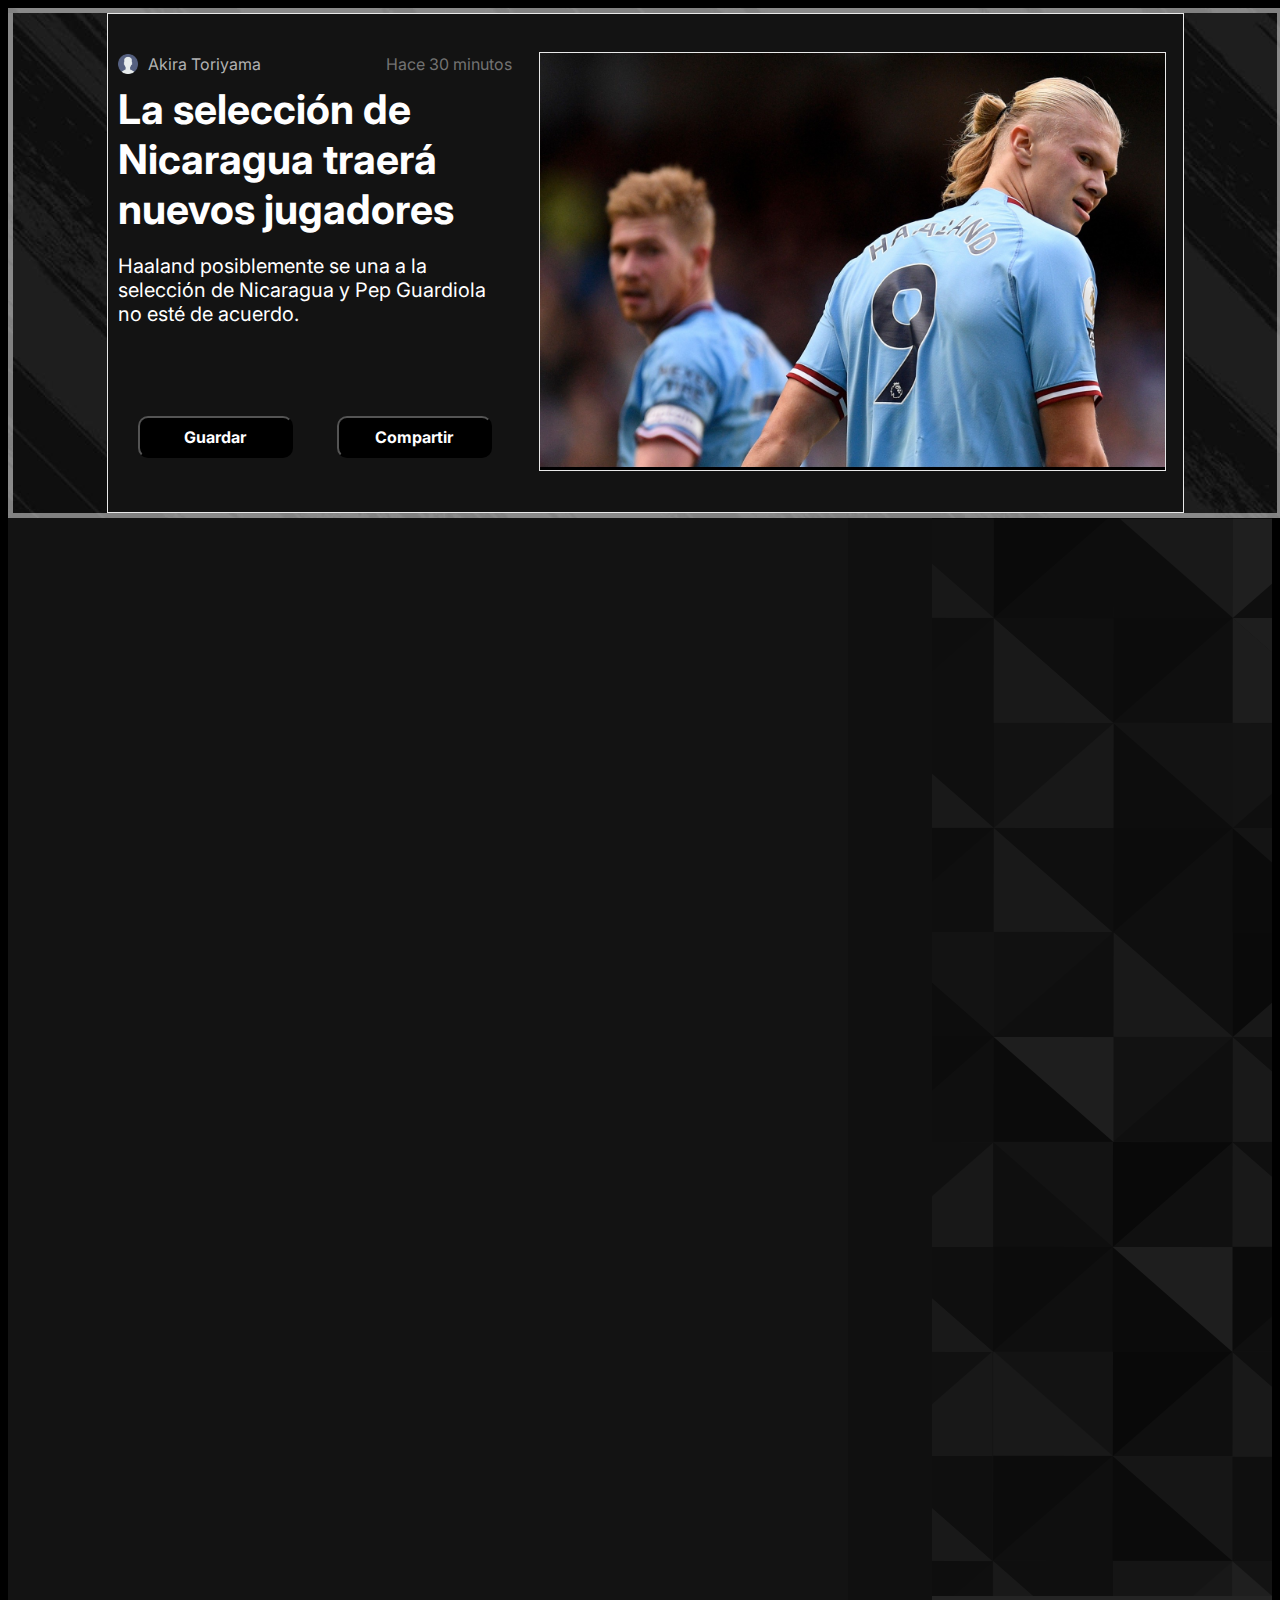
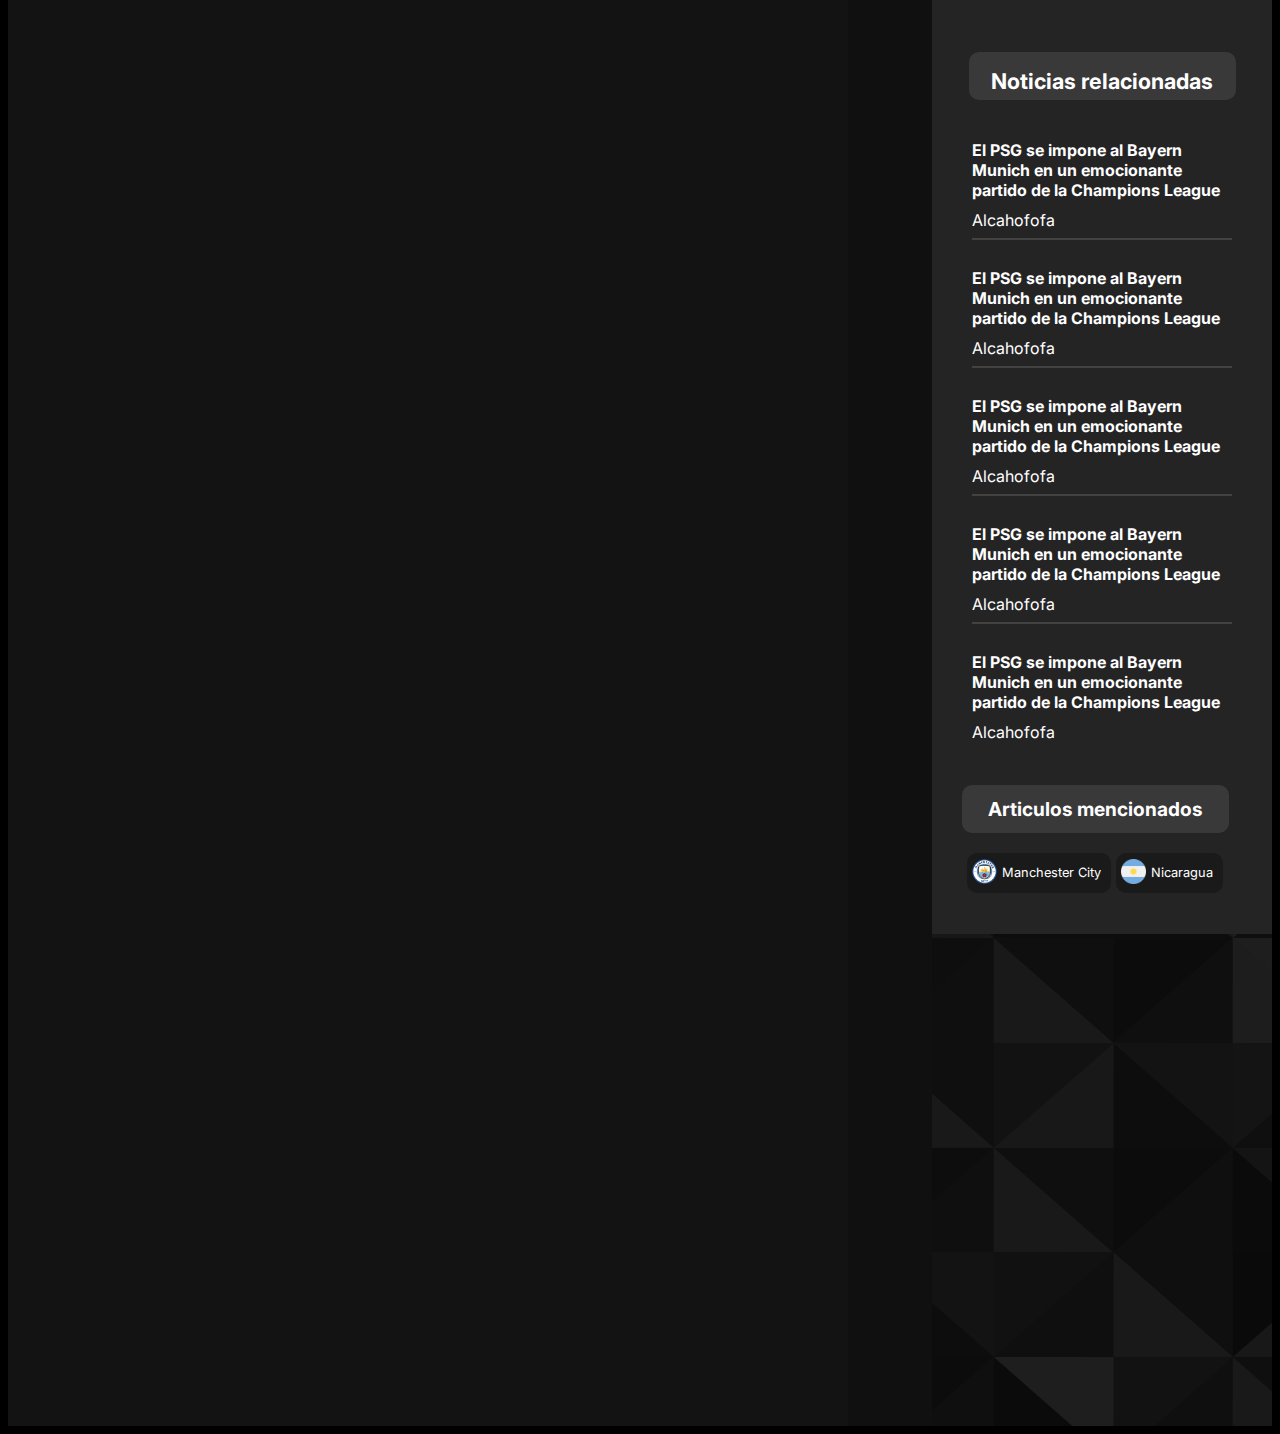
<file: secciones/deportes/futbol/news_futbol.html>
<!DOCTYPE html>
<html lang="en">
<head>
    <meta charset="UTF-8">
    <meta http-equiv="X-UA-Compatible" content="IE=edge">
    <meta name="viewport" content="width=device-width, initial-scale=1.0">
    <title>Document</title>
    <link href="https://fonts.googleapis.com/css2?family=Inter:wght@300;700&display=swap" rel="stylesheet">
    <link rel="stylesheet" href="/secciones/deportes/news_space.css">
    <link rel="stylesheet" href="/secciones/deportes/info_news.css">
</head>
<body>
    <div class="fondo1">

        <div class="back1">
            
        </div>
        <div class="base_news">
            <div class="info_mvp">
               <div id = "data_into_news" class="data_new">
                <div class="username_new">
                    <img src="/imágenes/user.png" alt="">
                    Akira Toriyama
                    
                    
                </div>

                <div class="time_uploaded_new">
                    Hace 30 minutos
                </div>
               </div> 

               <div class="title_news">
                La selección de Nicaragua traerá nuevos jugadores
               </div>

               <div class="info_description">
                Haaland posiblemente se una a la selección de Nicaragua y Pep Guardiola no esté de acuerdo.
               </div>

               <div class="botones">
                <button class="save_news">Guardar</button>
                <button class="share_news">Compartir</button>
               </div>

            </div>
            <div class="image_news">
                <img src="/imágenes/Haaland_mvp.jpg" alt="">
            </div>
        </div>
    </div>
    <div class="fondo2">
        <div class="base_a">
            <div class="information_bout">

            </div>

            <div class="border_between">

            </div>

            <div class="second_panel">

                <div class="overlay"></div>
                <div id="news_related">
                    <div class ="titulo_newws">
                        <h2 >Noticias relacionadas</h2>
                    </div>
                    <div class="content">
                        <div class="hueco">
                            <div class="hueco_text">
                                El PSG se impone al Bayern Munich en un emocionante partido de la Champions League
                            </div>
                            <div class="hueco_nombre">
                                Alcahofofa
                            </div>
                        </div>
                        <hr class="border_opt">

                        <div class="hueco">
                            <div class="hueco_text">
                                El PSG se impone al Bayern Munich en un emocionante partido de la Champions League
                            </div>
                            <div class="hueco_nombre">
                                Alcahofofa
                            </div>
                        </div>
                        <hr class="border_opt">

                        <div class="hueco">
                            <div class="hueco_text">
                                El PSG se impone al Bayern Munich en un emocionante partido de la Champions League
                            </div>
                            <div class="hueco_nombre">
                                Alcahofofa
                            </div>
                        </div>
                        <hr class="border_opt">

                        <div class="hueco">
                            <div class="hueco_text">
                                El PSG se impone al Bayern Munich en un emocionante partido de la Champions League
                            </div>
                            <div class="hueco_nombre">
                                Alcahofofa
                            </div>
                        </div>
                        <hr class="border_opt">

                        <div class="hueco">
                            <div class="hueco_text">
                                El PSG se impone al Bayern Munich en un emocionante partido de la Champions League
                            </div>
                            <div class="hueco_nombre">
                                Alcahofofa
                            </div>
                        </div>
                        <hr class="border_opt">
                    </div>

 
                </div>

                <div class="articulos_mencionados">

                    <div class="titulo_newws2">
                        Articulos mencionados
                    </div>
                    <div class="etiquetas">
                        <div class="articulo">
                            <div class="photo_art">
                                <img src="/imágenes/Equipos/Manchester_City_FC.png" alt="">
                            </div>
                            
                            Manchester City
                        </div>
    
                        <div class="articulo">
                            <div class="photo_art">
                                <img src="/imágenes/Equipos/argentina.png" alt="">
                            </div>
                            Nicaragua
                        </div>
                    </div>
                   
                </div>

            </div>
        </div>

    </div>
</body>
</html>
</file>
<file: styles.css>
body{
    font-family: inter;
    margin-top: 60px;

    background-color: black;
}


div{
    /*border: solid rgb(211, 211, 211); border-radius: 0.1cm;*/
}

nav{
    position: absolute;
    z-index: 10;
    left: 0;
    right: 0;
    top: 0;
    padding: 0 0%;
    height: 50px;
    background-color: rgba(86,0,0);
}

nav .logo{
    float: left;
    width: 15%;
    height: 100%;
    display:flex;
    align-items: center;
    font-size: 24px;
    color: aliceblue;
    font-weight: bold;
    
}

nav .list{
    float: left;
    padding: 0;
    margin: 0;
    width: 5%;
    height: 100%; 
    display: flex;
    justify-content: space-between;
    align-items: center;
   
}

nav .list2{
    float: right;
    padding: 0;
    margin: 0;
    
    height: 100%; 
    display: flex;
    justify-content: space-between;
    align-items: center;

}

nav .list li{
    list-style: none
}

nav .list a{
    display: block;
    padding: 15px;
    font-size: 16px;
    font-weight: bold;
    color: aliceblue;
    text-decoration: 0;
}

nav .list a:hover{
    border-bottom: 4px solid rgb(255, 255, 255)
}

nav .list2 li{
    list-style: none
}

nav .list2 alink{
    display: block;
    padding: 15px;
    font-size: 16px;
    font-weight: bold;
    color: aliceblue;
    text-decoration: 0;
}

.alink:hover{
    border-bottom: 4px solid chocolate;
}

.logo{
    background-color: rgb(148, 0, 0);
    
    
}

.panel_de_partido_hor{
    width: 100%;
}

.panel_de_partido_fake img{
    width: 100%;
}

#Contenedor1_Inicio{
    display: flex;
    background-color: rgb(0, 0, 0);
    color: aliceblue;
    justify-content: center;
    height: 500px;
    width: 100%;
}

#Contenedor1_Inicio h1{
font-weight: bold ;
font-size: 4em;
}

#SubContenedor1_L_Título{
    margin-top: 0;
}

#SubContenedor1_Letras{
    margin-left: 2%;
}

#SubContenedor1_L_Descripcion{
    font-size: 1.1em;
}

#SubContenedor2_Imagen{
    padding-left: 50%;
    border-color: black;
    border-width: 2px;
    background-image: linear-gradient( to right, rgb(0, 0, 0) 2.5%, rgba(0,0,0,0)20%), url(imágenes/messi_conlacopita_2.jpg);
    background-size: cover;
    background-position: center;
}

.boton_pri{
    font-family: inter;
    font-weight: bold;;
    background-color: brown;
    color: aliceblue;
    padding-left: 7%;
    padding-right: 7%;
    padding-top: 2%;
    padding-bottom: 2%;
    justify-content: center;
    border-radius: 0px;
    border-color: brown;
    font-size: 1em;
}

#SubContenedor1_L_boton{
    margin-top: 10px;
}

#boton_auxiliar_1{
    text-align: center;
    padding-top: 1%;
    padding-bottom: 1%;
}

.panel_de_partidos_vert{
    display: flex;
    width: 100%;
    overflow: hidden;
}

.carrusel_de_partidos{
    
    display: flex;
    transition: transform 0.5s ease;
    width: 90%;
    
}

.slide{
    flex: 0 0 33.33%;
}

.filtro_botones{
    display: flex;
    flex-direction: column;
    margin-left:1.5%;
    width: 10%;
    justify-content: center;
}

.filtro_botones button{
    margin-left: 10%;
    margin-right: 10%;
    margin-top: 5%;
}


.LEFT{
    display: flex;
    flex-direction: column;
    justify-content: center;
}

#LEFT_btn{
    height: 100%;
}



.RIGHT{
    display: flex;
    
    justify-content: center;
    float: right;
}

#RIGHT_btn{
    height: 100%;
}



.index_home{
    display: grid;
    grid-template-columns: 1fr 3fr 1fr;
    height: 100%;
    column-gap: 1px;
    margin-top: 10px; 
    margin-bottom: 50px;

    
}








footer{
    
    display: flex;
    flex-direction: column;
    justify-content: center;
    
    
}

.fp_1{
    display: flex;
    flex-direction: row;
    width: 100%;

    color: aliceblue;
    justify-content: center;
    background-color: rgb(28, 28, 28);
    height: 200px;
    font-weight: bold;
}

.bloq1{
    margin-top: 10px;
    margin-bottom: 10px;
    width: 20%;
    border-right: solid rgb(119, 119, 119) ;
    
}

.info_empresa{
    display: flex;
    flex-direction: column;
    width:100%;
    text-align: center;
    justify-content: center;
}

.info_empresa div{
    margin-top: 10px;
}

.fp_1{
    justify-content: center;
}

.contacto_row div{
    display: flex;
    flex-direction: row;
    justify-content: center;
    justify-content: space-between;
    margin-left: 30px;
    margin-right: 30px;

    margin-top: 20px;
}

.contacto_row div img{
    width: 40px;
    height: 40px;
    
}



.recomendaciones_f{
    display: flex;
    flex-direction: column;
    width: 40%;
    text-align: center;
    margin-top: 10px;
}

.texto_f{
    margin-top: 10px;
    margin-bottom: 20px;
}

.frase_f{
    font-weight: none;
}

.equipos_ligas{
    display: flex;
    justify-content: space-between;

    margin-left: 10%;
    margin-right: 10%;
}

.recomendaciones_f .equipos_ligas img{
    width: 10%;
    height: 70%;
    
    
}

.fp_2{
    display: flex;
    flex-direction: column;
    width: 25%;

    text-align: center;
    justify-content: center;

    border-left: solid rgb(119, 119, 119) ;
    margin-top: 10px;
    margin-bottom: 10px;
}

.fp_2 div{
    margin-bottom: 40px;
}

.mas_detalles{
    display: flex;
    flex-direction: row;
    justify-content: center;

    color: rgb(64,64,64);
    background-color: rgba(11,11,11);
}

.mas_detalles div{

    font-size: 0.8em;
    font-weight: bold;
    margin-right: 80px;
}

.extra{
    color: rgb(177, 177, 177);
    text-align: right;

    font-size: 0.8em;
    font-weight: bold;
}
</file>
<file: secciones/personalización/step_by_step.css>
body{
    background-color: black;

    background-image: url(/imágenes/fondo_selector.png);
    background-size: cover;
    background-position: center;
    
    
    
    
    font-family: inter;
}

div{
    border-radius: 5px;
}



.step_step{

    margin-top: 150px;
    display: flex;
    flex-direction: column;
    justify-content: center;
    align-items: center;

    height: 490px;
    width: 100%;

    margin-left: 0px;
    margin-right: 0px;
    font-weight: bold;
    
}

.cuadro_de_seleccion{
    display: flex;
    flex-direction: row;
    justify-content: center;
    
    
    height: 100%;
}

.seleccion_deporte{
    margin-right: 10px;
    margin-left:10px;
    width: 260px;
    border: 2px solid rgba(255, 255, 255, 0.473);
    background-size: cover;
    background-position: center;
    
    text-align: center;
    

    
    color: white;
    
}

.seleccion_deporte h2{
    margin-top: 390px ;
   
}

.step_left_right{
    margin-top: 20px;
    width: 825px;
    display: flex;
    flex-direction: row ;
    background-color: rgba(22, 22,22, 1);
    border-radius: 5px;
    border: 2px solid rgb(52, 52, 52);

    
}

.step_left_right div{
    width: 50%;
    height:45px;
    
}

.step_innecesary{
    display: flex;
    
    justify-content: center;
    align-items: center;

}

.step_innecesary h2{
    font-size: 1.2em;
    color: white;
}

.R_left_side{
    display: flex;
    justify-content: left;
    align-items: center;
    
}
.R_right_side{
    display: flex;
    justify-content: right;
    align-items: center;
    
}

#R_left_button{
    background-color: rgba(0, 122, 192, 0);
    border: 2px solid white;
    color: white;
    border-radius: 10px;
    cursor: pointer;
    width: 180px;
    font-weight: bold;
    font-size: 1em;
    height: 40px;
}

#R_right_button{
    background-color: rgb(255, 255, 255);
    border: 2px solid white;
    color: rgb(0, 0, 0);
    border-radius: 10px;
    cursor: pointer;
    width: 150px;
    font-weight: bold;
    font-size: 1em;
    height: 40px;
}


#seleccion1{
    background-image: linear-gradient(to bottom, #f0000000 45%, #000000e8 90.5%), url(/imágenes/Selector/Baloncesto.png);
    
}

#seleccion2{
    background-image: linear-gradient(to bottom, #f0000000 45%, #000000e8 90.5%), url(/imágenes/Selector/futbol.png);
}

#seleccion3{
    background-image: linear-gradient(to bottom, #f0000000 45%, #000000e8 90.5%), url(/imágenes/Selector/voleibol.png);
}


.text1{
    width: 100%;
    text-align: center;
    display: flex;
    flex-direction: row;
    justify-content: center;
    margin-bottom: 10px;
    font-size: 1.2em;
    color: aliceblue;
}

.Blue_text_color{
    color: rgba(0, 123, 192);
    margin-right: 8px;
}

footer{
    margin-top: 50px;
    width: 100%;
}
</file>
<file: secciones/personalización/2step_by_step.css>
div{
    border: 2px solid red;
}

.photo_recomendacion img{
    width: 50px;
    height: 50px;
}

.text1{
    
}

.step_step2{
    height: 800px;
}


.step_step2{

    margin-top: 150px;
    display: flex;
    flex-direction: column;
    justify-content: center;
    align-items: center;

    height: 490px;
    width: 100%;

    margin-left: 0px;
    margin-right: 0px;
    font-weight: bold;
    
}

.text2{
    display: flex;
    flex-direction: row;
    justify-content: center;
    align-items: center;
    text-align: center;
}

.text2_sub{
    font-size: 0.9em;
    
}

.ligas_recomendadas{
    width: 825px;
    height: 800px;
    display: flex;
    flex-direction: column;
    align-items: center;
    background-color: rgb(22, 22, 22);
    padding-bottom: 50px;
    color: white;
}

.espacio_recomendacion{
    width: 90%;
    height: 340px;
    display: flex;
    flex-direction: column;
    background-color: rgb(62, 62, 62);
    overflow: auto;

    scrollbar-width: thin;
    scrollbar-color: white black;
}

.espacio_recomendacion::-webkit-scrollbar{
    width: 8px;
}

.espacio_recomendacion::-webkit-scrollbar-track{
    background-color: aliceblue;
    
}

.espacio_recomendacion::-webkit-scrollbar-thumb{
    background-color: gray;
}


.fila_rec{
    margin-top: 25px;
    margin-left: 15px;
    margin-right: 15px;
    height: 150px;
    
    display: flex;
    flex-direction: row;
    justify-content: space-between;
}

.recomendacion{
    position: relative;
    width: 120px;
    height: 150px;
    display: flex;
    flex-direction: column;
    align-items: center ;
    background-color: rgb(44, 44, 44);
}

.photo_recomendacion{
    height: 70px;
    width: 70px;
    display: flex;
    align-items: center;
    justify-content: center;
    margin-bottom: 5px;
    background-color: rgb(255, 255, 255);
}

.recomendacion_nombre{
    margin-top: 10px;
    color:white;
}

.photo_recomendacion{
    
    border-radius: 100%;
    color: black;
}

.photo_recomendacion img{

}

.fila_rec{

}

.marker_rec{
    width: 100%;
    height: 25px;
    display: flex;
    justify-content: right;
    
}

.yes_or_no{
    width: 20px;
    height: 20px;
    border-radius: 100%;
    background-color: rgb(198, 198, 198);
}
</file>
<file: secciones/personalización/final_step.css>
.final_step{
    margin-top: 150px;
    display: flex;
    flex-direction: column;
    justify-content: center;
    align-items: center;

    height: 490px;
    width: 100%;

    margin-left: 0px;
    margin-right: 0px;
}

.square{
    width: 600px;
    height: 300px;
    display: flex;
    flex-direction: column;
    align-items: center;
    justify-content: center;
    background-color: rgb(22, 22, 22);
    padding-bottom: 50px;
    color: white;
}

.image_verification{
    margin-top: 20px;
    width: 100px;
    height: 100px;
    display: flex;
    justify-content: center;
    align-items: center;
}

.image_verification img{
    width: 80px;
    height: 80px;
}

.square div{
    
}

.texto_a{
    margin-top: 10px;
}

.texto_b{
    margin-top: 10px;
}

.texto_c{
    margin-top: 10px;
    font-weight: bold;
    font-size: 2em;
}

.texto_d{
    margin-top: 80px;
}

#finisher{
    background-color: rgb(255, 255, 255);
    border: 2px solid white;
    color: rgb(0, 0, 0);
    border-radius: 10px;
    cursor: pointer;
    width: 120px;
    font-weight: bold;
    font-size: 1em;
    height: 30px;
}
</file>
<file: secciones/deportes/news_space.css>
body {
    background-color: black;
    font-family: Inter;
}

.menu_var{
    width: 100%;
}

.menu_var img{
    width: 100%;
}

.base1 {
    display: flex;
    flex-direction: row;
    width: 100%;
    height: 100%;
    margin-right: 10px;
    margin-bottom: 10px;
    
}


.space1 {
    width: 300px;
    margin-right: 40px;
    display: flex;
    justify-content: center;
}

.space1 img{
    width: 210px;
    height: 600px;
}

.space1 div {
    width: 100%;
}

.space2 {
    
    width: 100%;
    display: flex;
    flex-direction: column;
    margin-right: 30px;
    padding-right: 28px;
    background-color: rgb(11, 11, 11);
}

/*MVP*/

.new_mvp {
    
    display: flex;
    flex-direction: row;
    margin-left: 30px;

    color: white;
}

.space2 h3{
    margin-left: 30px;
    color: white;
}

.space_title_mvp {
    width: 50%;
    display: flex;
    flex-direction: column;
    background-color: rgb(40, 40, 40);

}

.photo_mvp {
    background-image: linear-gradient(to right, rgb(12, 12, 12, 0.2) 90%, rgb(40, 40, 40, 100%)), url(/imágenes/Haaland_mvp.jpg);
    background-size: cover;
    background-position: center;
    width: 600px;
    height: 350px;
}

.title_mvp {
    font-size: 2em;
    font-weight: bold;
}

.title_mvp h2 {
    margin-left: 10px;
    margin-right: 10px;
}

.description_mvp {
    margin-left: 10px;
    margin-right: 10px;
}

.data_new {
    margin-left: 10px;
    margin-right: 10px;
    display: flex;
    flex-direction: row;
    justify-content: space-between;
    align-items: center;
    margin-top: 10px;
    
}


.data_new img {
    width: 20px;
    margin-right: 10px;
}

.username_new {
    display: flex;
    justify-content: center;
    align-items: center;
    color: rgb(177, 177, 177);
    
}

.time_uploaded_new {
    display: flex;
    align-items: center;
    justify-content: center;
    color: rgb(114, 114, 114);
}


.carrousel_chain_mvp {
    width: 100%;
    display: flex;
    justify-content: center;
    align-items: center;
    margin-top: 10px;
}

.carrousel_chain_mvp img {
    width: 200px;
}



/*SOME NEWS*/

.some_news {
    display: flex;
    flex-direction: row;
    justify-content: space-between;
    margin-top: 50px;
    margin-left: 30px;

}

.new_2mvp {
    display: flex;
    flex-direction: column;
    color: white;
    width: 250px;
    height: 260px;
}

.title_2mvp {
    font-size: 0.8em;
    font-weight: bold;

    margin-top: 10px;
    margin-left: 10px;
    margin-right: 10px;
    height: 50px;
}

.photo_2mvp {
    background-image: url(/imágenes/kaka_milan.jpg);
    background-size: cover;
    background-position: center;

    margin-top: 10px;


    height: 150px;
}

.new_2mvp .data_new {
    font-size: 0.8em;
}

.limit_category {
    height: 2px;
    /* Altura de la línea */
    background-color: rgb(31, 31, 31);
    /* Color de fondo de la línea */
    border: none;
    /* Elimina el borde predeterminado */
}

.div_limiter {
    margin-top: 20px;
    margin-left: 30px;
    margin-bottom: 10px;
}

.leagues {
    color: white;

    display: flex;
    flex-direction: column;
    margin-left: 30px;
    font-weight: bold;

}

.panel_leagues {
    display: flex;
    flex-direction: row;

    width: 100%;

    background-color: rgb(32, 32, 32);
    border-radius: 10px;
    margin-top: 15px;
}

.leagues_recs {
    width: 100%;
    display: flex;
    flex-direction: row;
    align-items: center;
    height: 80px;
    justify-content: space-between;

    background-color: rgb(32, 32, 32);
}

.league_recommended {
    display: flex;
    flex-direction: row;
    width: 310px;
    justify-content: space-between;
    height: 50px;
    border-radius: 10px;

    align-items: center;
    background-color: rgb(52, 52, 52);

    margin-left: 10px;
    margin-right: 10px;

}

.name_league {
    display: flex;
    justify-content: left;
    align-items: center;
    width: 200px;

    margin-right: 5px;
    font-size: 0.9em;

}

.photo_league {
    width: 40px;
    height: 40px;
    border-radius: 100%;

    margin-left: 10px;
    display: flex;
    justify-content: center;
    align-items: center;
    background-color: white;

}

.photo_league img {
    width: 20px;
}

.selection_tofollow {
    height: 100%;
    display: flex;
    justify-content: center;
    align-items: center;
    width: 20px;
    background-color: rgb(99, 99, 99);
    border-radius: 10px;
}


.arrows_panel {
    border-radius: 10px;
    width: 45px;
    display: flex;
    justify-content: center;
    align-items: center;
}

.arrows_panel img {
    width: 20px;
    height: 20px;
}

/*Recomendaciones TEAM*/

.teams {


    color: white;

    display: flex;
    flex-direction: column;
    margin-left: 30px;
    font-weight: bold;
}

.other_news {
    display: flex;
    flex-direction: row;
    justify-content: space-between;
    margin-top: 8px;
    margin-left: 30px;
}

.new_3mvp {
    display: flex;
    flex-direction: column;
    color: white;
    width: 350px;
    height: 300px;
}

.title_3mvp {
    font-size: 0.9em;
    font-weight: bold;

    margin-top: 10px;
    margin-left: 10px;
    margin-right: 10px;
    height: 50px;
}

.photo_3mvp {
    background-image: url(/imágenes/kaka_milan.jpg);
    background-size: cover;
    background-position: center;

    margin-top: 10px;


    height:180px;
}

.new_3mvp .data_new {
    font-size: 0.8em;
}

.title_extra{
    color: white;
    font-weight: bold;
    margin-left: 30px;
}

.photo_team_limiter{
    display: flex;
    width: 40px;
    height: 40px;
    justify-content: center;
    align-items: center;
    border-radius: 100%;

    border: 3px solid rgb(31, 31, 31);
    background-color: white;
    margin-right: 5px;
    
}

.photo_team_limiter img{
    width: 30px;
    height: 30px;
    
    
}

.limiter_team{
    display: flex;
    align-items: center;
    margin-left: 30px;
    margin-bottom: 10px;
    margin-top: 20px;
}


.bar_team{
    height: 30px;
    display: flex;
    align-items: center;
    background-color:  rgb(31, 31, 31);
    width: 100%;

    border-radius: 10px;
    font-weight: bold;
    color:white ;
}

.team_recommended{
    margin-left: 30px;
    margin-top: 10px;
    display: flex;
    flex-direction: row;
    justify-content: space-between;
    align-items: center;
    background-color: rgb(11, 11, 11);
}

.take_new_recommended{
    background-image: url(/imágenes/madrid_3.jpg);
    background-size: cover;
    background-position: center;

    width: 450px;
    height: 260px;

}

.new_recommended_team{
    margin-right: 10px;
    margin-left: 10px;
    margin-bottom: 10px;
    display: flex;
    justify-content: space-between;
}

#right2{
    transform: scaleX(-1); /* Aplica el flip horizontal */
}

#right2_space{
    width: 50px;
    height: 100px;
}

#right2_space img{
   
}



.title_new_recommended{
    color: white;
    font-weight: bold;
    font-size: 1em;
    background-color: rgba(41,41,41, 0.89);
    height: 80px;
    width: 100%;
    display: flex;
    
    margin-top: 180px;
    display: flex;
    flex-direction: column;
    
}

.title_new_recommended h5{
    margin-bottom: 5px;
    margin-left: 20px;
    

}

.title_new_recommended .data_new{
    margin-top: 0%;
    width: 100%;
    font-size: 0.8em;
    
    
}

.title_new_recommended .data_new .username_new{
    margin-left: 10px;
}

.title_new_recommended .data_new .time_uploaded_new{
    margin-right: 20px;
}

.sides_recommended{
    height: 200px;
    display: flex;
    justify-content: center;
    align-items: center;
}

.sides_recommended img{
    width: 50px;
   height: 100px;
}


#volley_mvp{
    background-image:  linear-gradient(to right, rgb(12, 12, 12, 0.2) 90%, rgb(40, 40, 40, 100%)), url(/imágenes/nipon_arg.jpg);
    
}

#basket_mvp{
    background-image:  linear-gradient(to right, rgb(12, 12, 12, 0.2) 90%, rgb(40, 40, 40, 100%)), url(/imágenes/lebron\ james.jpg);
}
</file>
<file: secciones/deportes/info_news.css>
body {
    font-family: Inter;
    background-color: black;
}

div {
    
}

.fondo1 {
    width: 100%;
    height: 500px;
    display: flex;

    justify-content: center;
    background-image: url(/imágenes/wallpaper_fondo1.jpg);

    border: 5px solid rgba(255, 255, 255, 0.48);
}

/*.back1{
    background-image: url(/imágenes/background/back1.png);
    background-size: cover;
    background-position: center;
  
}*/

.base_news {
    display: flex;
    flex-direction: row;
    width: 1075px;
    height: 100%px;
    background-color: rgba(19, 19, 19, 1);
    color: white;


    border: 1px solid rgba(255, 255, 255, 0.91);

}

.info_mvp {
    width: 424px;
    height: 494px;
}

.info_mvp .title_news {
    margin-left: 10px;
    margin-right: 10px;
}


.info_mvp .info_description {
    margin-left: 10px;
    margin-right: 10px;
}

.title_news {
    font-family: 'Inter';
    font-style: normal;
    font-weight: 700;
    font-size: 41px;
    line-height: 50px;

    margin-top: 10px;
}

.info_description {
    font-family: 'Inter';
    font-style: normal;
    font-weight: 400;
    font-size: 20px;
    line-height: 24px;

    margin-top: 20px;

}

#data_into_news {

    margin-top: 40px;
}



.image_news {
    display: flex;
    justify-content: center;
    align-items: center;


    width: 676px;
    height: 495px;
}


.image_news img {
    width: 625px;
    height: 417px;
    border: 1px solid rgba(255, 255, 255, 0.91);
}

.botones {
    display: flex;
    justify-content: space-between;
    margin-left: 30px;
    margin-right: 30px;
    margin-top: 90px;
}

.botones button {
    width: 155px;
    height: 42px;
    border-radius: 10px;

    background-color: black;
    color: white;


    font-family: 'Inter';
    font-style: normal;
    font-weight: 700;
    font-size: 16px;
    line-height: 19px;

}

.fondo2 {
    background-image: linear-gradient(rgb(2, 2, 2, 95%), rgb(2, 2, 2, 0.5)), url(/imágenes/background/background2.jpg);
    background-size: cover;
    background-position: center;
    background-repeat: no-repeat;

    display: flex;
    justify-content: center;

}

.base_a {
    width: 1282px;
    height: 2508px;

    display: grid;
    grid-template-columns: 5fr 0.5fr 1fr;
}


.titulo {
    font-size: 0.9em;
    color: aliceblue;
    border-radius: 10px;
    text-align: center;



    padding: 7px;
    margin-left: 5%;
    margin-right: 5%;
}

/*Todo texto y su acomodado*/

.base .second_panel {
    display: flex;
    flex-direction: row;
    justify-content: space-between;

}

#news_related {

    margin-top: 585px;
    background-color: rgba(36, 36, 36, 1);
    position: relative;
    z-index: 1;
    /* Asegura que el contenido aparezca encima del overlay */
    color: #fff;
    text-align: center;
    padding: 20px;


    display: flex;
    flex-direction: column;
    justify-content: center;
    align-items: center;

    

}

.content {
    list-style: none;
    display: flex;
    height: 80%;
    width: 260px;
    flex-direction: column;

    margin-left: 20px;
    margin-right: 20px;
}

.content div{
    margin-top: 10px;
}

.hueco .hueco_text{
    text-align: left;
    font-weight: bold;
}

.hueco {
    display: flex;
    flex-direction: column;
}

.hueco_nombre {
    display: flex;
    text-align: center;
    align-items: center;
    width: 100%;
    margin-top: 10px;

    
}

.t_nombre {
    text-decoration: none;
    margin-left: 10px;
    color: aliceblue;
}



.border_opt {
    border: none;
    margin-left: 0;
    margin-right: 0;
    border: 1px solid #424242;
}

.information_bout {
    background-color: rgba(19, 19, 19, 1);
}

.border_between {
    background-color: rgba(16, 16, 16, 1);
}

.second_panel {
    position: relative;
    background-image: url(/imágenes/background/background3.png);
    display: flex;
    flex-direction: column;
    justify-content: center;
}


.overlay {
    position: absolute;
    top: 0;
    left: 0;
    width: 100%;
    height: 100%;
    background-color: rgba(0, 0, 0, 0.5);
}

.titulo_newws {
    border-radius: 10px;
    background-color: rgba(57, 57, 57, 1);
    font-size: 0.9em;
    width: 267px;
    height: 48px;

    display: flex;
    justify-content: center;



    font-family: 'Inter';
    font-style: normal;
    font-weight: 700;    
    line-height: 22px;
    /* identical to box height */

    text-align: center;
    margin-bottom: 20px;
    
    color: white;
}

.articulos_mencionados{
    background-color:rgba(36, 36, 36, 1);
    position: relative;
    z-index: 1;
    /* Asegura que el contenido aparezca encima del overlay */
    color: #fff;
    text-align: center;
    padding: 20px;

    display: flex;
    flex-direction: column;
    justify-content: center;
    height: 150px;
    
}

.titulo_newws2{
    font-family: 'Inter';
    font-style: normal;
    font-weight: 700;    
    line-height: 22px;

    border-radius: 10px;
    background-color: rgba(57, 57, 57, 1);
    font-size: 1.2em;
    width: 267px;
    height: 48px;

    display: flex;
    align-items: center;
    justify-content: center;
    margin-left: 10px;

    
    
}

.etiquetas{
    display: flex;
    margin-left: 10px;
    margin-top: 20px;

}
.articulo{
    display: flex;
    flex-direction: row;
    background-color: rgb(26, 26, 26);
    
    height: 40px;
    font-size: 0.8em;
    justify-content: center;
    align-items: center;
    padding-right: 10px ;
    border-radius: 10px;
    margin-left: 5px;
}

.articulo img{
    width: 25px;;
    height: 25px;
    margin: 5px;
}
</file>
